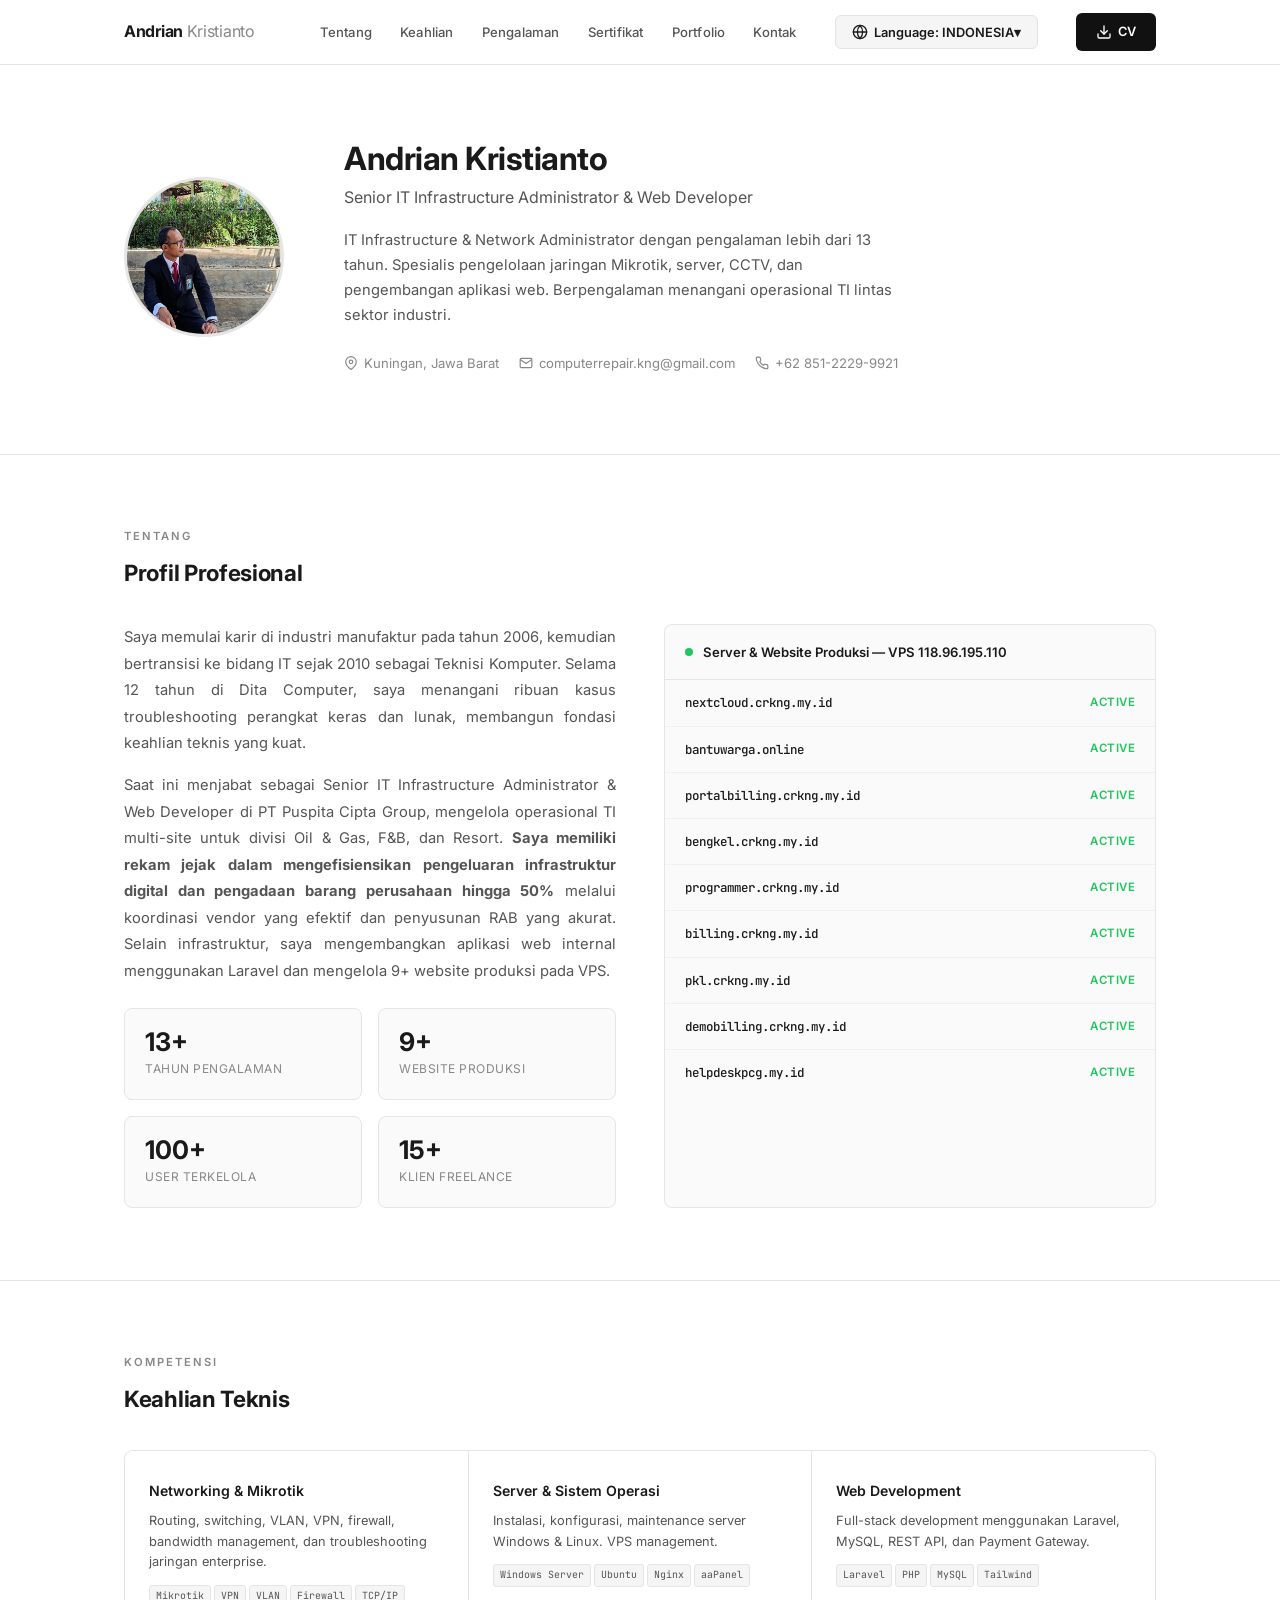
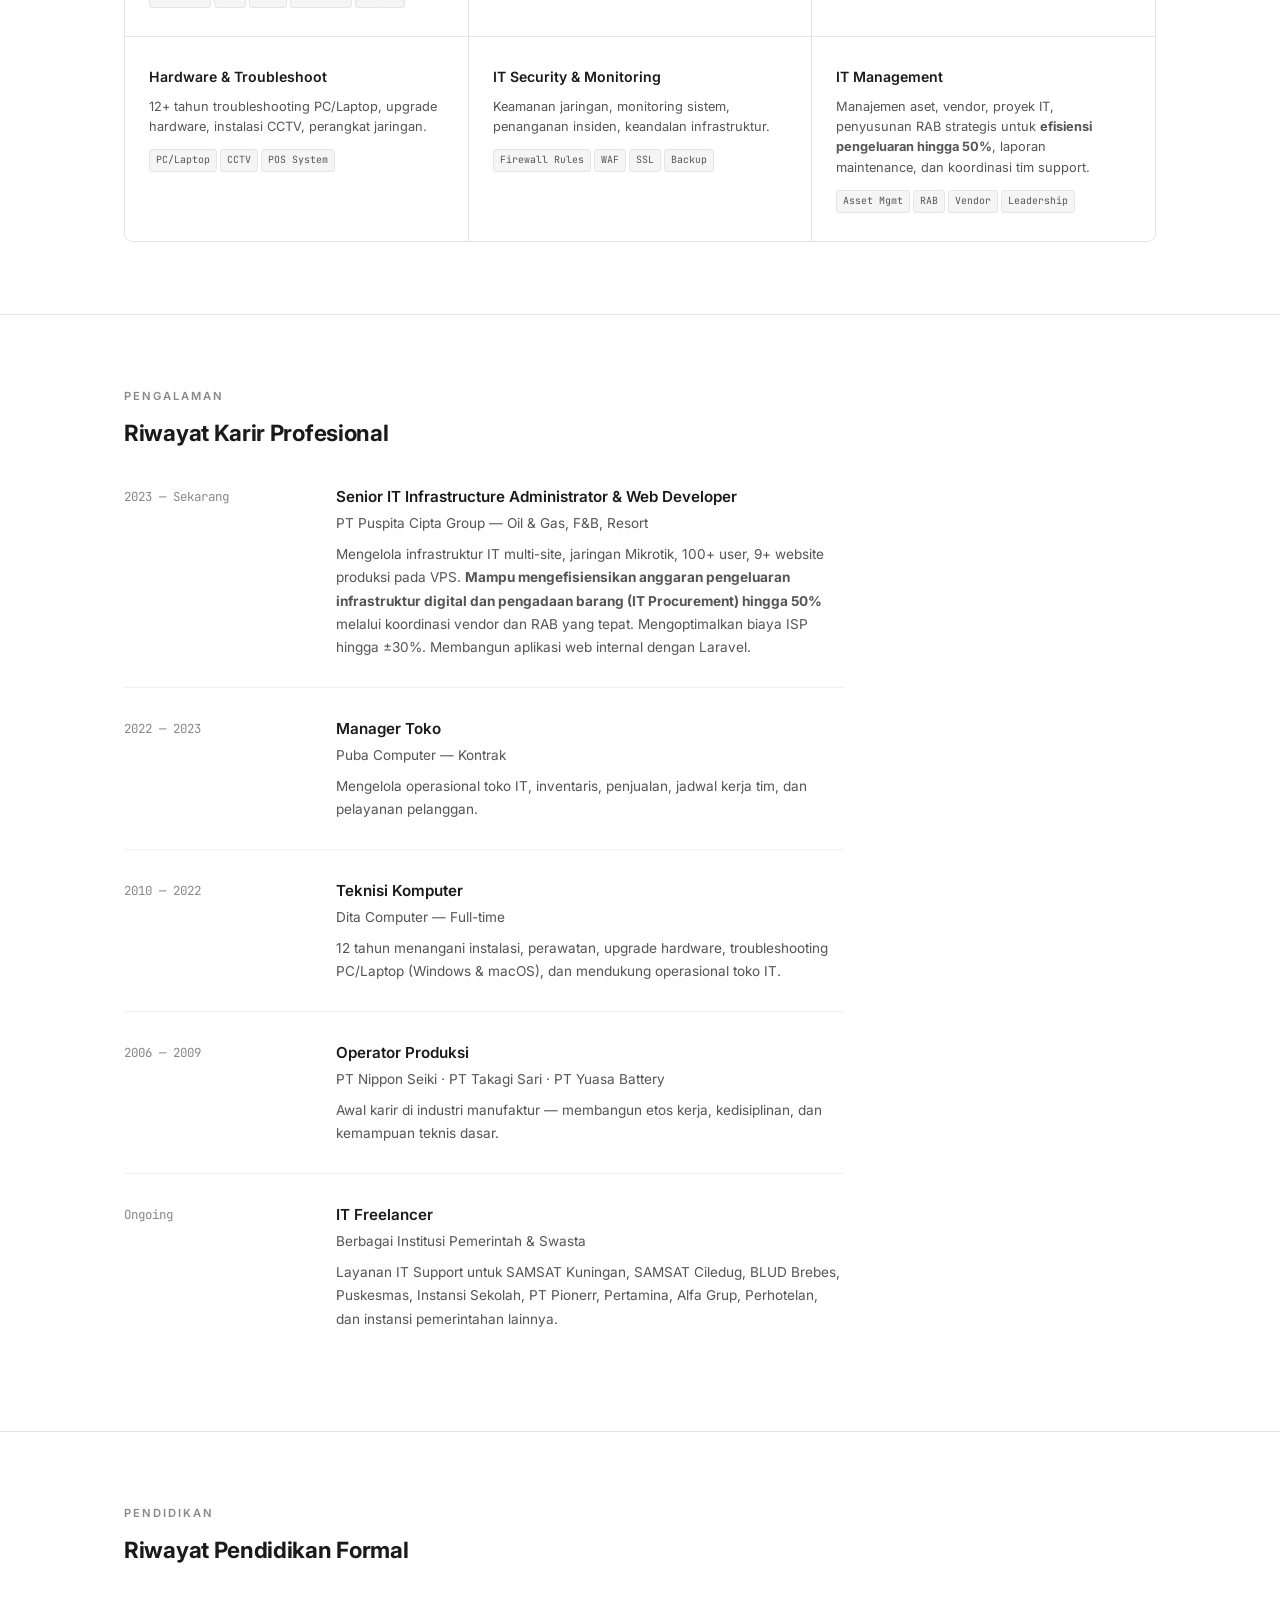
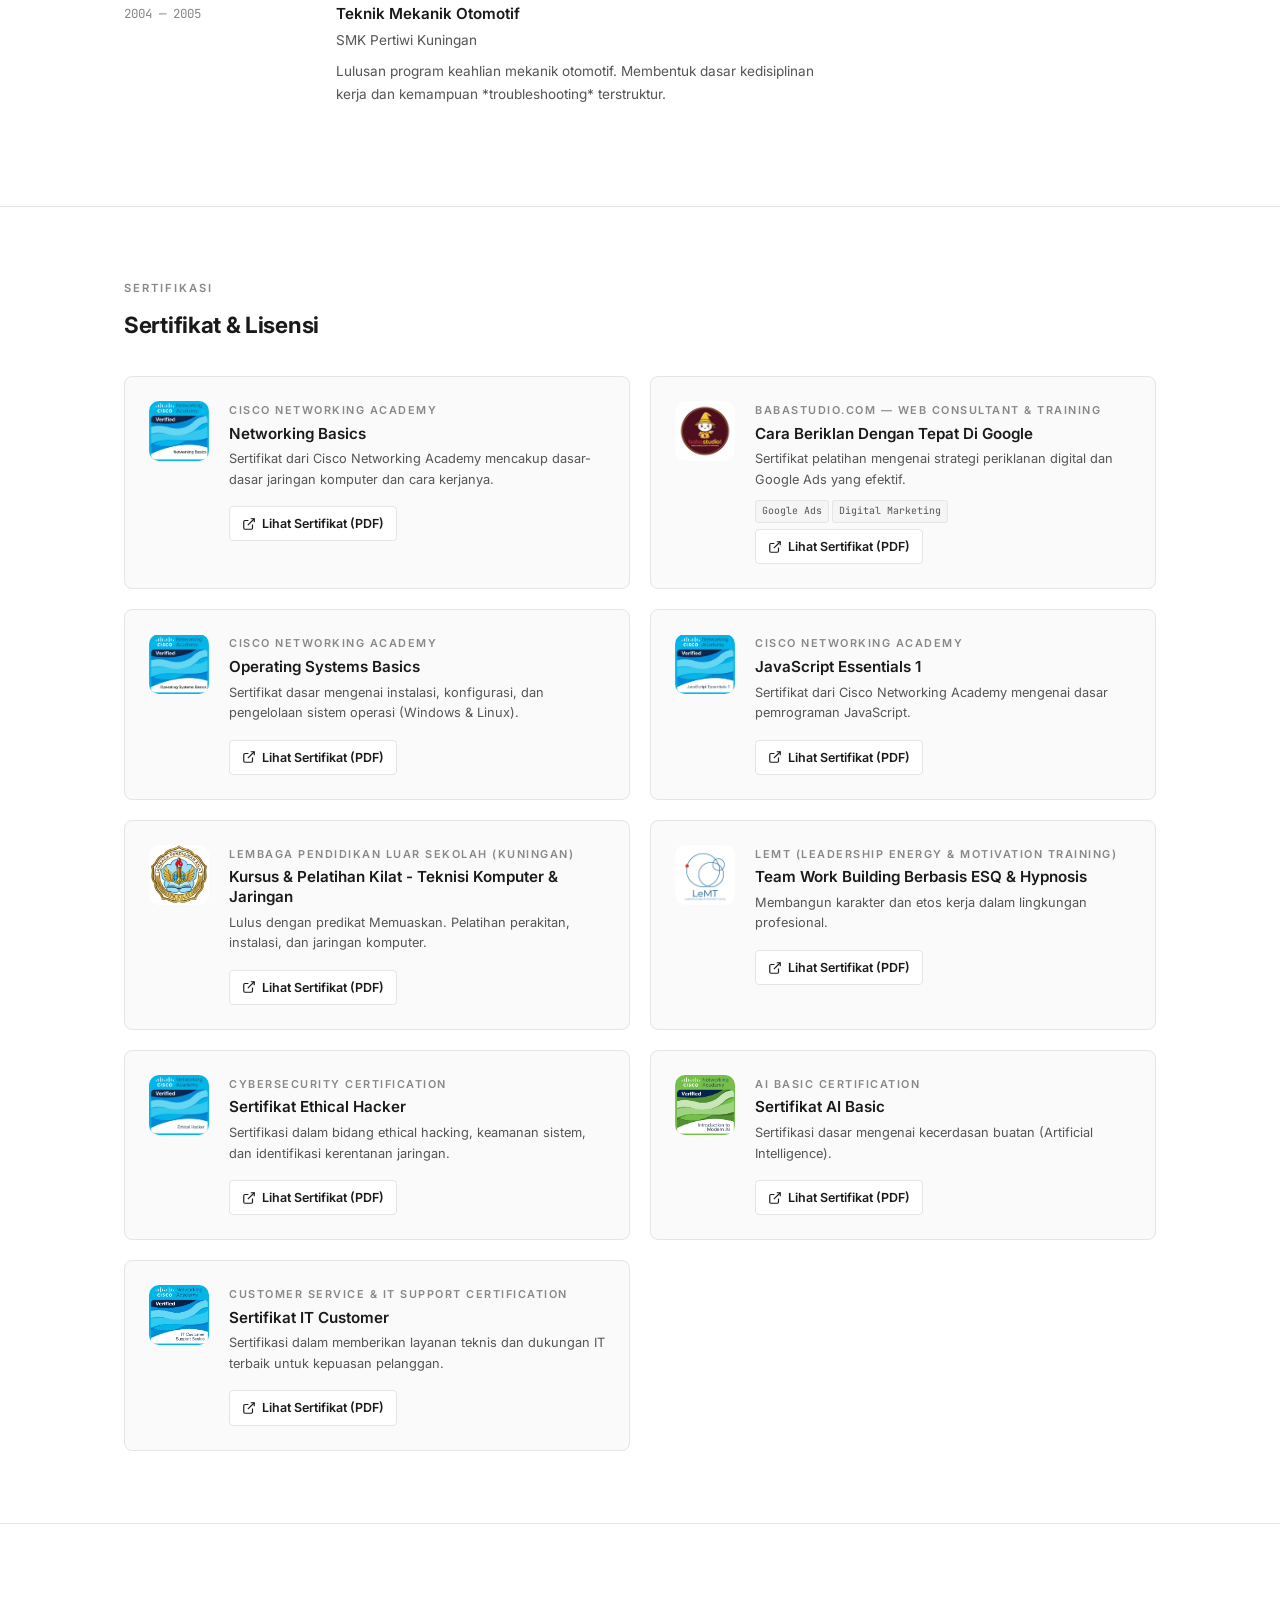
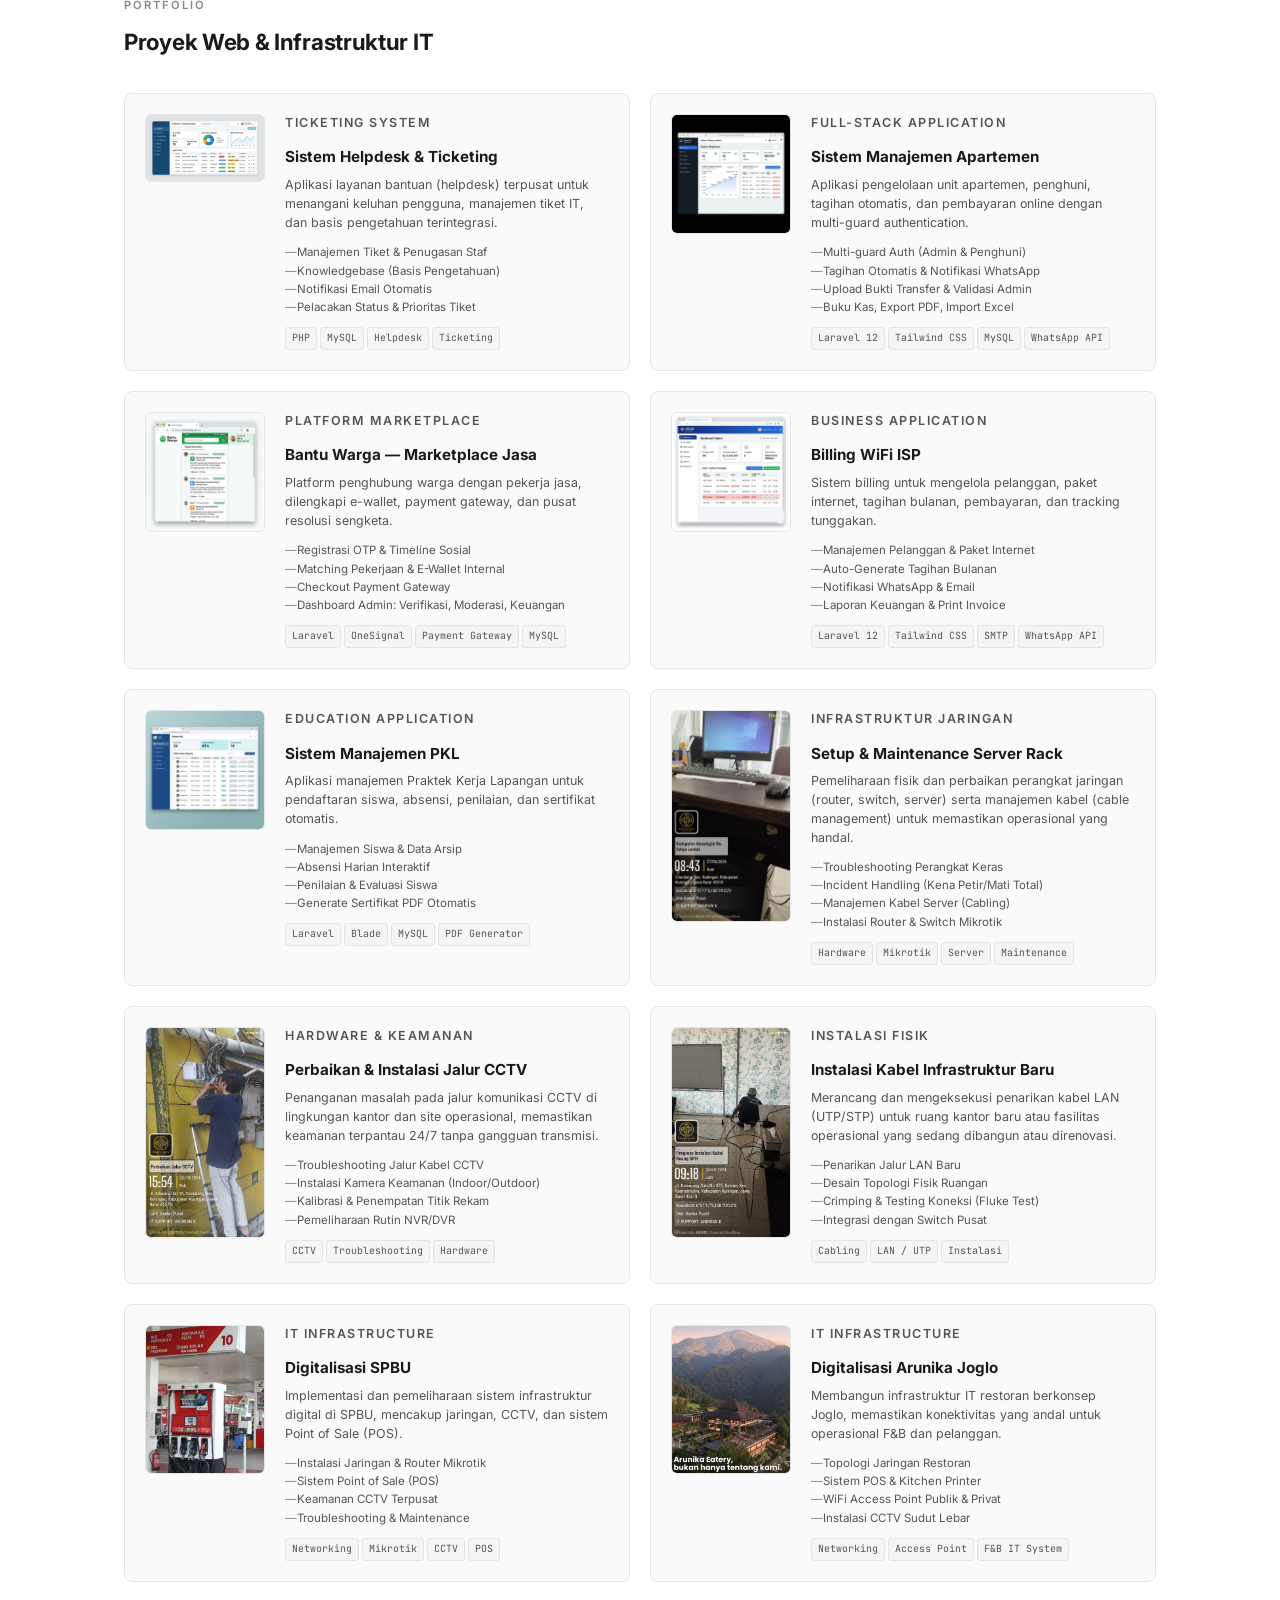
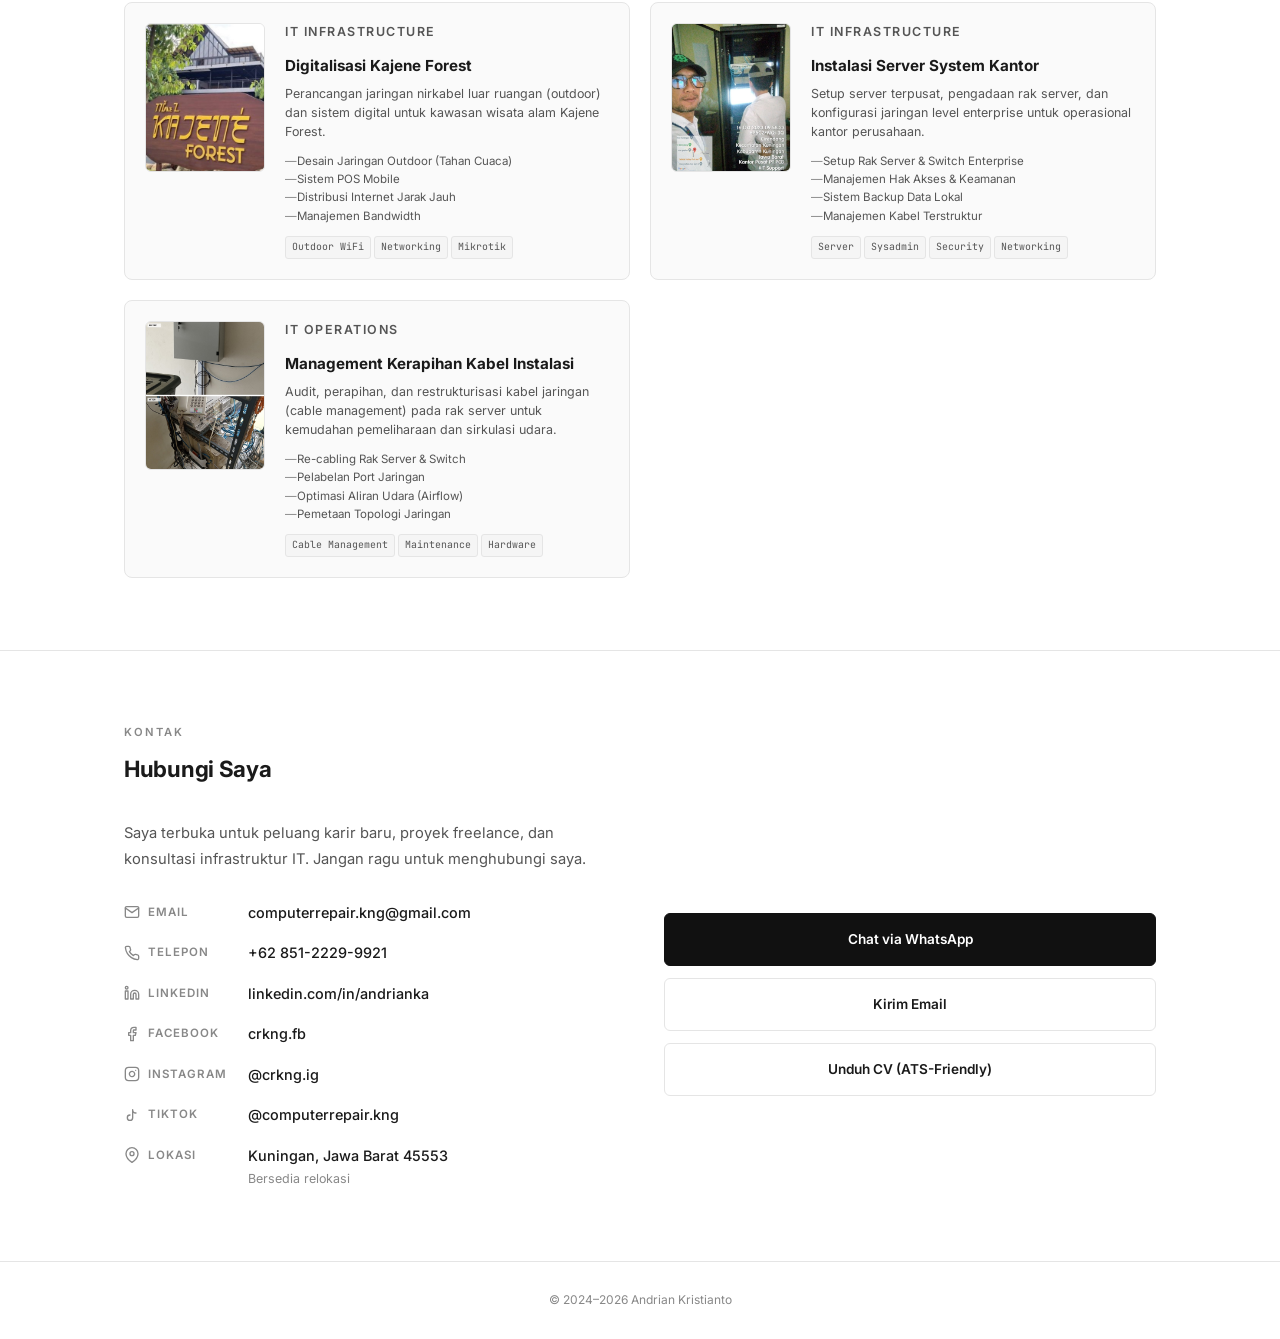
<file: index.html>
<!DOCTYPE html>
<html lang="id">
<head>
    <meta charset="UTF-8">
    <meta name="viewport" content="width=device-width, initial-scale=1.0">
    <title>Andrian Kristianto — IT Infrastructure & Network Administrator</title>
    <meta name="description" content="Andrian Kristianto — Administrator Senior Infrastruktur & Jaringan IT dengan pengalaman 13+ tahun di bidang IT Infrastructure, Networking, dan Web Development.">
    <meta name="author" content="Andrian Kristianto">
    <link rel="icon" href="data:image/svg+xml,<svg xmlns='http://www.w3.org/2000/svg' viewBox='0 0 100 100'><text y='.9em' font-size='90'>A</text></svg>">
    <link rel="stylesheet" href="style.css?v=2.0">
</head>
<body>

    <!-- NAVIGATION -->
    <nav class="navbar">
        <div class="container">
            <a href="#" class="nav-logo">Andrian <span>Kristianto</span></a>
            <div class="nav-menu" id="navMenu">
                <a href="#about">Tentang</a>
                <a href="#skills">Keahlian</a>
                <a href="#experience">Pengalaman</a>
                <a href="#sertifikat">Sertifikat</a>
                <a href="#portfolio">Portfolio</a>
                <a href="#contact">Kontak</a>
                <div class="lang-dropdown">
                    <button class="lang-dropbtn notranslate" onclick="toggleLangDropdown(event)">
                        <svg viewBox="0 0 24 24" width="16" height="16" stroke="currentColor" stroke-width="2" fill="none" stroke-linecap="round" stroke-linejoin="round" style="margin-right: 6px;"><circle cx="12" cy="12" r="10"></circle><line x1="2" y1="12" x2="22" y2="12"></line><path d="M12 2a15.3 15.3 0 0 1 4 10 15.3 15.3 0 0 1-4 10 15.3 15.3 0 0 1-4-10 15.3 15.3 0 0 1 4-10z"></path></svg>
                        <span id="currentLangText">Language: INDONESIA</span> ▾
                    </button>
                    <div class="lang-dropdown-content" id="langDropdownContent">
                        <a href="#" class="active" onclick="switchMainLang(this, 'id', 'INDONESIA'); return false;">INDONESIA</a>
                        <a href="#" onclick="switchMainLang(this, 'en', 'ENGLISH'); return false;">ENGLISH</a>
                        <a href="#" onclick="switchMainLang(this, 'zh-CN', 'CHINA'); return false;">CHINA</a>
                        <a href="#" onclick="switchMainLang(this, 'ja', 'JAPAN'); return false;">JAPAN</a>
                    </div>
                </div>
                <a href="cv-ats.html" class="btn-cv" target="_blank">
                    <svg viewBox="0 0 24 24" width="16" height="16" stroke="currentColor" stroke-width="2" fill="none" stroke-linecap="round" stroke-linejoin="round"><path d="M21 15v4a2 2 0 0 1-2 2H5a2 2 0 0 1-2-2v-4"></path><polyline points="7 10 12 15 17 10"></polyline><line x1="12" y1="15" x2="12" y2="3"></line></svg>
                    CV
                </a>
            </div>
            <div class="nav-toggle" id="navToggle">
                <span></span><span></span><span></span>
            </div>
        </div>
    </nav>

    <!-- HERO -->
    <section class="hero">
        <div class="container">
            <div class="hero-inner">
                <div class="hero-photo">
                    <img src="assets/img/IMG_20260508_091428.jpg" alt="Andrian Kristianto">
                </div>
                <div class="hero-info">
                    <h1>Andrian Kristianto</h1>
                    <p class="hero-title">Senior IT Infrastructure Administrator & Web Developer</p>
                    <p class="hero-desc">
                        IT Infrastructure & Network Administrator dengan pengalaman lebih dari 13 tahun. 
                        Spesialis pengelolaan jaringan Mikrotik, server, CCTV, dan pengembangan 
                        aplikasi web. Berpengalaman menangani operasional TI lintas sektor industri.
                    </p>
                    <div class="hero-meta">
                        <span>
                            <svg viewBox="0 0 24 24"><path d="M21 10c0 7-9 13-9 13s-9-6-9-13a9 9 0 0118 0z"/><circle cx="12" cy="10" r="3"/></svg>
                            Kuningan, Jawa Barat
                        </span>
                        <span>
                            <svg viewBox="0 0 24 24"><path d="M4 4h16c1.1 0 2 .9 2 2v12c0 1.1-.9 2-2 2H4c-1.1 0-2-.9-2-2V6c0-1.1.9-2 2-2z"/><polyline points="22,6 12,13 2,6"/></svg>
                            computerrepair.kng@gmail.com
                        </span>
                        <span>
                            <svg viewBox="0 0 24 24"><path d="M22 16.92v3a2 2 0 01-2.18 2 19.79 19.79 0 01-8.63-3.07 19.5 19.5 0 01-6-6 19.79 19.79 0 01-3.07-8.67A2 2 0 014.11 2h3a2 2 0 012 1.72c.127.96.361 1.903.7 2.81a2 2 0 01-.45 2.11L8.09 9.91a16 16 0 006 6l1.27-1.27a2 2 0 012.11-.45c.907.339 1.85.573 2.81.7A2 2 0 0122 16.92z"/></svg>
                            +62 851-2229-9921
                        </span>
                    </div>
                </div>
            </div>
        </div>
    </section>

    <!-- ABOUT -->
    <section id="about" class="section">
        <div class="container">
            <p class="section-label">Tentang</p>
            <h2 class="section-title">Profil Profesional</h2>

            <div class="about-grid">
                <div class="about-text reveal">
                    <p>
                        Saya memulai karir di industri manufaktur pada tahun 2006, kemudian bertransisi ke bidang IT 
                        sejak 2010 sebagai Teknisi Komputer. Selama 12 tahun di Dita Computer, saya menangani 
                        ribuan kasus troubleshooting perangkat keras dan lunak, membangun fondasi keahlian teknis 
                        yang kuat.
                    </p>
                    <p>
                        Saat ini menjabat sebagai Senior IT Infrastructure Administrator & Web Developer di 
                        PT Puspita Cipta Group, mengelola operasional TI multi-site untuk divisi Oil & Gas, 
                        F&B, dan Resort. <strong>Saya memiliki rekam jejak dalam mengefisiensikan pengeluaran infrastruktur digital dan pengadaan barang perusahaan hingga 50%</strong> melalui koordinasi vendor yang efektif dan penyusunan RAB yang akurat. Selain infrastruktur, saya mengembangkan aplikasi web internal menggunakan Laravel dan mengelola 9+ website produksi pada VPS.
                    </p>

                    <div class="about-stats">
                        <div class="stat-item">
                            <div class="stat-number">13+</div>
                            <div class="stat-label">Tahun Pengalaman</div>
                        </div>
                        <div class="stat-item">
                            <div class="stat-number">9+</div>
                            <div class="stat-label">Website Produksi</div>
                        </div>
                        <div class="stat-item">
                            <div class="stat-number">100+</div>
                            <div class="stat-label">User Terkelola</div>
                        </div>
                        <div class="stat-item">
                            <div class="stat-number">15+</div>
                            <div class="stat-label">Klien Freelance</div>
                        </div>
                    </div>
                </div>

                <div class="server-panel reveal">
                    <div class="server-panel-header">
                        <span class="dot-green"></span>
                        Server & Website Produksi — VPS 118.96.195.110
                    </div>
                    <div class="server-item">
                        <span class="name">nextcloud.crkng.my.id</span>
                        <span class="status">Active</span>
                    </div>
                    <div class="server-item">
                        <span class="name">bantuwarga.online</span>
                        <span class="status">Active</span>
                    </div>
                    <div class="server-item">
                        <span class="name">portalbilling.crkng.my.id</span>
                        <span class="status">Active</span>
                    </div>
                    <div class="server-item">
                        <span class="name">bengkel.crkng.my.id</span>
                        <span class="status">Active</span>
                    </div>
                    <div class="server-item">
                        <span class="name">programmer.crkng.my.id</span>
                        <span class="status">Active</span>
                    </div>
                    <div class="server-item">
                        <span class="name">billing.crkng.my.id</span>
                        <span class="status">Active</span>
                    </div>
                    <div class="server-item">
                        <span class="name">pkl.crkng.my.id</span>
                        <span class="status">Active</span>
                    </div>
                    <div class="server-item">
                        <span class="name">demobilling.crkng.my.id</span>
                        <span class="status">Active</span>
                    </div>
                    <div class="server-item">
                        <span class="name">helpdeskpcg.my.id</span>
                        <span class="status">Active</span>
                    </div>
                </div>
            </div>
        </div>
    </section>

    <!-- SKILLS -->
    <section id="skills" class="section">
        <div class="container">
            <p class="section-label">Kompetensi</p>
            <h2 class="section-title">Keahlian Teknis</h2>

            <div class="skills-grid reveal">
                <div class="skill-item">
                    <h3>Networking & Mikrotik</h3>
                    <p>Routing, switching, VLAN, VPN, firewall, bandwidth management, dan troubleshooting jaringan enterprise.</p>
                    <div class="tags">
                        <span class="tag">Mikrotik</span>
                        <span class="tag">VPN</span>
                        <span class="tag">VLAN</span>
                        <span class="tag">Firewall</span>
                        <span class="tag">TCP/IP</span>
                    </div>
                </div>
                <div class="skill-item">
                    <h3>Server & Sistem Operasi</h3>
                    <p>Instalasi, konfigurasi, maintenance server Windows & Linux. VPS management.</p>
                    <div class="tags">
                        <span class="tag">Windows Server</span>
                        <span class="tag">Ubuntu</span>
                        <span class="tag">Nginx</span>
                        <span class="tag">aaPanel</span>
                    </div>
                </div>
                <div class="skill-item">
                    <h3>Web Development</h3>
                    <p>Full-stack development menggunakan Laravel, MySQL, REST API, dan Payment Gateway.</p>
                    <div class="tags">
                        <span class="tag">Laravel</span>
                        <span class="tag">PHP</span>
                        <span class="tag">MySQL</span>
                        <span class="tag">Tailwind</span>
                    </div>
                </div>
                <div class="skill-item">
                    <h3>Hardware & Troubleshoot</h3>
                    <p>12+ tahun troubleshooting PC/Laptop, upgrade hardware, instalasi CCTV, perangkat jaringan.</p>
                    <div class="tags">
                        <span class="tag">PC/Laptop</span>
                        <span class="tag">CCTV</span>
                        <span class="tag">POS System</span>
                    </div>
                </div>
                <div class="skill-item">
                    <h3>IT Security & Monitoring</h3>
                    <p>Keamanan jaringan, monitoring sistem, penanganan insiden, keandalan infrastruktur.</p>
                    <div class="tags">
                        <span class="tag">Firewall Rules</span>
                        <span class="tag">WAF</span>
                        <span class="tag">SSL</span>
                        <span class="tag">Backup</span>
                    </div>
                </div>
                <div class="skill-item">
                    <h3>IT Management</h3>
                    <p>Manajemen aset, vendor, proyek IT, penyusunan RAB strategis untuk <strong>efisiensi pengeluaran hingga 50%</strong>, laporan maintenance, dan koordinasi tim support.</p>
                    <div class="tags">
                        <span class="tag">Asset Mgmt</span>
                        <span class="tag">RAB</span>
                        <span class="tag">Vendor</span>
                        <span class="tag">Leadership</span>
                    </div>
                </div>
            </div>
        </div>
    </section>

    <!-- EXPERIENCE -->
    <section id="experience" class="section">
        <div class="container">
            <p class="section-label">Pengalaman</p>
            <h2 class="section-title">Riwayat Karir Profesional</h2>

            <div class="exp-list">
                <div class="exp-item reveal">
                    <div class="exp-date">2023 — Sekarang</div>
                    <div class="exp-content">
                        <h3>Senior IT Infrastructure Administrator & Web Developer</h3>
                        <p class="exp-company">PT Puspita Cipta Group — Oil & Gas, F&B, Resort</p>
                        <p>Mengelola infrastruktur IT multi-site, jaringan Mikrotik, 100+ user, 9+ website produksi pada VPS. <strong>Mampu mengefisiensikan anggaran pengeluaran infrastruktur digital dan pengadaan barang (IT Procurement) hingga 50%</strong> melalui koordinasi vendor dan RAB yang tepat. Mengoptimalkan biaya ISP hingga ±30%. Membangun aplikasi web internal dengan Laravel.</p>
                    </div>
                </div>
                <div class="exp-item reveal">
                    <div class="exp-date">2022 — 2023</div>
                    <div class="exp-content">
                        <h3>Manager Toko</h3>
                        <p class="exp-company">Puba Computer — Kontrak</p>
                        <p>Mengelola operasional toko IT, inventaris, penjualan, jadwal kerja tim, dan pelayanan pelanggan.</p>
                    </div>
                </div>
                <div class="exp-item reveal">
                    <div class="exp-date">2010 — 2022</div>
                    <div class="exp-content">
                        <h3>Teknisi Komputer</h3>
                        <p class="exp-company">Dita Computer — Full-time</p>
                        <p>12 tahun menangani instalasi, perawatan, upgrade hardware, troubleshooting PC/Laptop (Windows & macOS), dan mendukung operasional toko IT.</p>
                    </div>
                </div>
                <div class="exp-item reveal">
                    <div class="exp-date">2006 — 2009</div>
                    <div class="exp-content">
                        <h3>Operator Produksi</h3>
                        <p class="exp-company">PT Nippon Seiki · PT Takagi Sari · PT Yuasa Battery</p>
                        <p>Awal karir di industri manufaktur — membangun etos kerja, kedisiplinan, dan kemampuan teknis dasar.</p>
                    </div>
                </div>
                <div class="exp-item reveal">
                    <div class="exp-date">Ongoing</div>
                    <div class="exp-content">
                        <h3>IT Freelancer</h3>
                        <p class="exp-company">Berbagai Institusi Pemerintah & Swasta</p>
                        <p>Layanan IT Support untuk SAMSAT Kuningan, SAMSAT Ciledug, BLUD Brebes, Puskesmas, Instansi Sekolah, PT Pionerr, Pertamina, Alfa Grup, Perhotelan, dan instansi pemerintahan lainnya.</p>
                    </div>
                </div>
            </div>
        </div>
    </section>

    <!-- EDUCATION -->
    <section id="education" class="section">
        <div class="container">
            <p class="section-label">Pendidikan</p>
            <h2 class="section-title">Riwayat Pendidikan Formal</h2>

            <div class="exp-list">
                <div class="exp-item reveal">
                    <div class="exp-date">2004 — 2005</div>
                    <div class="exp-content">
                        <h3>Teknik Mekanik Otomotif</h3>
                        <p class="exp-company">SMK Pertiwi Kuningan</p>
                        <p>Lulusan program keahlian mekanik otomotif. Membentuk dasar kedisiplinan kerja dan kemampuan *troubleshooting* terstruktur.</p>
                    </div>
                </div>
            </div>
        </div>
    </section>

    <!-- SERTIFIKAT -->
    <section id="sertifikat" class="section">
        <div class="container">
            <p class="section-label">Sertifikasi</p>
            <h2 class="section-title">Sertifikat & Lisensi</h2>

            <div class="cert-grid reveal">
                <div class="cert-card">
                    <div class="cert-badge" style="padding: 0; overflow: hidden; background: transparent; border: none; box-shadow: none;">
                        <img src="assets/img/badge-networking.jpg" alt="Cisco Badge" style="width: 100%; height: 100%; object-fit: contain;">
                    </div>
                    <div class="cert-info">
                        <p class="cert-issuer">Cisco Networking Academy</p>
                        <h3>Networking Basics</h3>
                        <p class="cert-desc">Sertifikat dari Cisco Networking Academy mencakup dasar-dasar jaringan komputer dan cara kerjanya.</p>
                        <a href="Sertifikat/Certificated Basic Skill Networking Andrian.pdf" target="_blank" class="cert-link">
                            <svg viewBox="0 0 24 24" width="14" height="14" stroke="currentColor" stroke-width="2" fill="none"><path d="M18 13v6a2 2 0 0 1-2 2H5a2 2 0 0 1-2-2V8a2 2 0 0 1 2-2h6"></path><polyline points="15 3 21 3 21 9"></polyline><line x1="10" y1="14" x2="21" y2="3"></line></svg>
                            Lihat Sertifikat (PDF)
                        </a>
                    </div>
                </div>

                <div class="cert-card">
                    <div class="cert-badge" style="padding: 0; overflow: hidden; background: transparent; border: none; box-shadow: none;">
                        <img src="assets/img/badge-babastudio.jpg" alt="Babastudio Badge" style="width: 100%; height: 100%; object-fit: contain; border-radius: 8px;">
                    </div>
                    <div class="cert-info">
                        <p class="cert-issuer">Babastudio.com — Web Consultant & Training</p>
                        <h3>Cara Beriklan Dengan Tepat Di Google</h3>
                        <p class="cert-desc">Sertifikat pelatihan mengenai strategi periklanan digital dan Google Ads yang efektif.</p>
                        <div class="tags">
                            <span class="tag">Google Ads</span>
                            <span class="tag">Digital Marketing</span>
                        </div>
                        <a href="Sertifikat/Sertifikat Andrian Kristianto Cara Beriklan Dengan Tepat Di Google.pdf" target="_blank" class="cert-link">
                            <svg viewBox="0 0 24 24" width="14" height="14" stroke="currentColor" stroke-width="2" fill="none"><path d="M18 13v6a2 2 0 0 1-2 2H5a2 2 0 0 1-2-2V8a2 2 0 0 1 2-2h6"></path><polyline points="15 3 21 3 21 9"></polyline><line x1="10" y1="14" x2="21" y2="3"></line></svg>
                            Lihat Sertifikat (PDF)
                        </a>
                    </div>
                </div>

                <div class="cert-card">
                    <div class="cert-badge" style="padding: 0; overflow: hidden; background: transparent; border: none; box-shadow: none;">
                        <img src="assets/img/badge-os.jpg" alt="Cisco Badge" style="width: 100%; height: 100%; object-fit: contain;">
                    </div>
                    <div class="cert-info">
                        <p class="cert-issuer">Cisco Networking Academy</p>
                        <h3>Operating Systems Basics</h3>
                        <p class="cert-desc">Sertifikat dasar mengenai instalasi, konfigurasi, dan pengelolaan sistem operasi (Windows & Linux).</p>
                        <a href="Sertifikat/Sertifikat Basic OS.pdf" target="_blank" class="cert-link">
                            <svg viewBox="0 0 24 24" width="14" height="14" stroke="currentColor" stroke-width="2" fill="none"><path d="M18 13v6a2 2 0 0 1-2 2H5a2 2 0 0 1-2-2V8a2 2 0 0 1 2-2h6"></path><polyline points="15 3 21 3 21 9"></polyline><line x1="10" y1="14" x2="21" y2="3"></line></svg>
                            Lihat Sertifikat (PDF)
                        </a>
                    </div>
                </div>

                <div class="cert-card">
                    <div class="cert-badge" style="padding: 0; overflow: hidden; background: transparent; border: none; box-shadow: none;">
                        <img src="assets/img/badge-js.jpg" alt="Cisco Badge" style="width: 100%; height: 100%; object-fit: contain;">
                    </div>
                    <div class="cert-info">
                        <p class="cert-issuer">Cisco Networking Academy</p>
                        <h3>JavaScript Essentials 1</h3>
                        <p class="cert-desc">Sertifikat dari Cisco Networking Academy mengenai dasar pemrograman JavaScript.</p>
                        <a href="Sertifikat/Sertifikat Javascript.pdf" target="_blank" class="cert-link">
                            <svg viewBox="0 0 24 24" width="14" height="14" stroke="currentColor" stroke-width="2" fill="none"><path d="M18 13v6a2 2 0 0 1-2 2H5a2 2 0 0 1-2-2V8a2 2 0 0 1 2-2h6"></path><polyline points="15 3 21 3 21 9"></polyline><line x1="10" y1="14" x2="21" y2="3"></line></svg>
                            Lihat Sertifikat (PDF)
                        </a>
                    </div>
                </div>

                <div class="cert-card">
                    <div class="cert-badge" style="padding: 0; overflow: hidden; background: transparent; border: none; box-shadow: none;">
                        <img src="assets/img/badge-lpk.jpg" alt="LPK Kilat Badge" style="width: 100%; height: 100%; object-fit: contain; border-radius: 8px;">
                    </div>
                    <div class="cert-info">
                        <p class="cert-issuer">Lembaga Pendidikan Luar Sekolah (Kuningan)</p>
                        <h3>Kursus & Pelatihan Kilat - Teknisi Komputer & Jaringan</h3>
                        <p class="cert-desc">Lulus dengan predikat Memuaskan. Pelatihan perakitan, instalasi, dan jaringan komputer.</p>
                        <a href="Sertifikat/Sertifikat_Teknisi_Komputer.pdf" target="_blank" class="cert-link">
                            <svg viewBox="0 0 24 24" width="14" height="14" stroke="currentColor" stroke-width="2" fill="none"><path d="M18 13v6a2 2 0 0 1-2 2H5a2 2 0 0 1-2-2V8a2 2 0 0 1 2-2h6"></path><polyline points="15 3 21 3 21 9"></polyline><line x1="10" y1="14" x2="21" y2="3"></line></svg>
                            Lihat Sertifikat (PDF)
                        </a>
                    </div>
                </div>

                <div class="cert-card">
                    <div class="cert-badge" style="padding: 0; overflow: hidden; background: transparent; border: none; box-shadow: none;">
                        <img src="assets/img/badge-lemt.jpg" alt="LeMT Badge" style="width: 100%; height: 100%; object-fit: contain; border-radius: 8px;">
                    </div>
                    <div class="cert-info">
                        <p class="cert-issuer">LeMT (Leadership energy & Motivation Training)</p>
                        <h3>Team Work Building Berbasis ESQ & Hypnosis</h3>
                        <p class="cert-desc">Membangun karakter dan etos kerja dalam lingkungan profesional.</p>
                        <a href="Sertifikat/Sertifikat_Team_Work_ESQ.pdf" target="_blank" class="cert-link">
                            <svg viewBox="0 0 24 24" width="14" height="14" stroke="currentColor" stroke-width="2" fill="none"><path d="M18 13v6a2 2 0 0 1-2 2H5a2 2 0 0 1-2-2V8a2 2 0 0 1 2-2h6"></path><polyline points="15 3 21 3 21 9"></polyline><line x1="10" y1="14" x2="21" y2="3"></line></svg>
                            Lihat Sertifikat (PDF)
                        </a>
                    </div>
                </div>

                <div class="cert-card">
                    <div class="cert-badge" style="padding: 0; overflow: hidden; background: transparent; border: none; box-shadow: none;">
                        <img src="assets/img/badge-ethical-hacker.jpg" alt="Ethical Hacker Badge" style="width: 100%; height: 100%; object-fit: contain; border-radius: 8px; cursor: pointer;">
                    </div>
                    <div class="cert-info">
                        <p class="cert-issuer">Cybersecurity Certification</p>
                        <h3>Sertifikat Ethical Hacker</h3>
                        <p class="cert-desc">Sertifikasi dalam bidang ethical hacking, keamanan sistem, dan identifikasi kerentanan jaringan.</p>
                        <a href="Sertifikat/Sertifikat_Ethical_Hacker.pdf" target="_blank" class="cert-link">
                            <svg viewBox="0 0 24 24" width="14" height="14" stroke="currentColor" stroke-width="2" fill="none"><path d="M18 13v6a2 2 0 0 1-2 2H5a2 2 0 0 1-2-2V8a2 2 0 0 1 2-2h6"></path><polyline points="15 3 21 3 21 9"></polyline><line x1="10" y1="14" x2="21" y2="3"></line></svg>
                            Lihat Sertifikat (PDF)
                        </a>
                    </div>
                </div>

                <div class="cert-card">
                    <div class="cert-badge" style="padding: 0; overflow: hidden; background: transparent; border: none; box-shadow: none;">
                        <img src="assets/img/badge-ai.jpg" alt="AI Basic Badge" style="width: 100%; height: 100%; object-fit: contain; border-radius: 8px;">
                    </div>
                    <div class="cert-info">
                        <p class="cert-issuer">AI Basic Certification</p>
                        <h3>Sertifikat AI Basic</h3>
                        <p class="cert-desc">Sertifikasi dasar mengenai kecerdasan buatan (Artificial Intelligence).</p>
                        <a href="Sertifikat/Sertifikat Basic AI.pdf" target="_blank" class="cert-link">
                            <svg viewBox="0 0 24 24" width="14" height="14" stroke="currentColor" stroke-width="2" fill="none"><path d="M18 13v6a2 2 0 0 1-2 2H5a2 2 0 0 1-2-2V8a2 2 0 0 1 2-2h6"></path><polyline points="15 3 21 3 21 9"></polyline><line x1="10" y1="14" x2="21" y2="3"></line></svg>
                            Lihat Sertifikat (PDF)
                        </a>
                    </div>
                </div>

                <div class="cert-card">
                    <div class="cert-badge" style="padding: 0; overflow: hidden; background: transparent; border: none; box-shadow: none;">
                        <img src="assets/img/itcustomer.jpg" alt="IT Customer Badge" style="width: 100%; height: 100%; object-fit: contain; border-radius: 8px;">
                    </div>
                    <div class="cert-info">
                        <p class="cert-issuer">Customer Service & IT Support Certification</p>
                        <h3>Sertifikat IT Customer</h3>
                        <p class="cert-desc">Sertifikasi dalam memberikan layanan teknis dan dukungan IT terbaik untuk kepuasan pelanggan.</p>
                        <a href="Sertifikat/Sertifikat ITCustomer.pdf" target="_blank" class="cert-link">
                            <svg viewBox="0 0 24 24" width="14" height="14" stroke="currentColor" stroke-width="2" fill="none"><path d="M18 13v6a2 2 0 0 1-2 2H5a2 2 0 0 1-2-2V8a2 2 0 0 1 2-2h6"></path><polyline points="15 3 21 3 21 9"></polyline><line x1="10" y1="14" x2="21" y2="3"></line></svg>
                            Lihat Sertifikat (PDF)
                        </a>
                    </div>
                </div>

            </div>
        </div>
    </section>

    <!-- PORTFOLIO -->
    <section id="portfolio" class="section">
        <div class="container">
            <p class="section-label">Portfolio</p>
            <h2 class="section-title">Proyek Web & Infrastruktur IT</h2>

            <div class="project-list">

                <div class="project-card reveal">
                    <div class="project-image">
                        <img src="assets/img/project-helpdesk.jpg" alt="Sistem Helpdesk & Ticketing">
                    </div>
                    <div class="project-content">
                        <p class="project-type">Ticketing System</p>
                        <h3>Sistem Helpdesk & Ticketing</h3>
                        <p>Aplikasi layanan bantuan (helpdesk) terpusat untuk menangani keluhan pengguna, manajemen tiket IT, dan basis pengetahuan terintegrasi.</p>
                        <ul class="project-features">
                            <li>Manajemen Tiket & Penugasan Staf</li>
                            <li>Knowledgebase (Basis Pengetahuan)</li>
                            <li>Notifikasi Email Otomatis</li>
                            <li>Pelacakan Status & Prioritas Tiket</li>
                        </ul>
                        <div class="tags">
                            <span class="tag">PHP</span>
                            <span class="tag">MySQL</span>
                            <span class="tag">Helpdesk</span>
                            <span class="tag">Ticketing</span>
                        </div>
                    </div>
                </div>

                <div class="project-card reveal">
                    <div class="project-image">
                        <img src="assets/img/apartemen.png" alt="Sistem Manajemen Apartemen">
                    </div>
                    <div class="project-content">
                        <p class="project-type">Full-Stack Application</p>
                        <h3>Sistem Manajemen Apartemen</h3>
                        <p>Aplikasi pengelolaan unit apartemen, penghuni, tagihan otomatis, dan pembayaran online dengan multi-guard authentication.</p>
                        <ul class="project-features">
                            <li>Multi-guard Auth (Admin & Penghuni)</li>
                            <li>Tagihan Otomatis & Notifikasi WhatsApp</li>
                            <li>Upload Bukti Transfer & Validasi Admin</li>
                            <li>Buku Kas, Export PDF, Import Excel</li>
                        </ul>
                        <div class="tags">
                            <span class="tag">Laravel 12</span>
                            <span class="tag">Tailwind CSS</span>
                            <span class="tag">MySQL</span>
                            <span class="tag">WhatsApp API</span>
                        </div>
                    </div>
                </div>

                <div class="project-card reveal">
                    <div class="project-image">
                        <img src="assets/img/bantuwarga.png" alt="Bantu Warga — Marketplace Jasa">
                    </div>
                    <div class="project-content">
                        <p class="project-type">Platform Marketplace</p>
                        <h3>Bantu Warga — Marketplace Jasa</h3>
                        <p>Platform penghubung warga dengan pekerja jasa, dilengkapi e-wallet, payment gateway, dan pusat resolusi sengketa.</p>
                        <ul class="project-features">
                            <li>Registrasi OTP & Timeline Sosial</li>
                            <li>Matching Pekerjaan & E-Wallet Internal</li>
                            <li>Checkout Payment Gateway</li>
                            <li>Dashboard Admin: Verifikasi, Moderasi, Keuangan</li>
                        </ul>
                        <div class="tags">
                            <span class="tag">Laravel</span>
                            <span class="tag">OneSignal</span>
                            <span class="tag">Payment Gateway</span>
                            <span class="tag">MySQL</span>
                        </div>
                    </div>
                </div>

                <div class="project-card reveal">
                    <div class="project-image">
                        <img src="assets/img/billing.png" alt="Billing WiFi ISP">
                    </div>
                    <div class="project-content">
                        <p class="project-type">Business Application</p>
                        <h3>Billing WiFi ISP</h3>
                        <p>Sistem billing untuk mengelola pelanggan, paket internet, tagihan bulanan, pembayaran, dan tracking tunggakan.</p>
                        <ul class="project-features">
                            <li>Manajemen Pelanggan & Paket Internet</li>
                            <li>Auto-Generate Tagihan Bulanan</li>
                            <li>Notifikasi WhatsApp & Email</li>
                            <li>Laporan Keuangan & Print Invoice</li>
                        </ul>
                        <div class="tags">
                            <span class="tag">Laravel 12</span>
                            <span class="tag">Tailwind CSS</span>
                            <span class="tag">SMTP</span>
                            <span class="tag">WhatsApp API</span>
                        </div>
                    </div>
                </div>

                <div class="project-card reveal">
                    <div class="project-image">
                        <img src="assets/img/pkl.png" alt="Sistem Manajemen PKL">
                    </div>
                    <div class="project-content">
                        <p class="project-type">Education Application</p>
                        <h3>Sistem Manajemen PKL</h3>
                        <p>Aplikasi manajemen Praktek Kerja Lapangan untuk pendaftaran siswa, absensi, penilaian, dan sertifikat otomatis.</p>
                        <ul class="project-features">
                            <li>Manajemen Siswa & Data Arsip</li>
                            <li>Absensi Harian Interaktif</li>
                            <li>Penilaian & Evaluasi Siswa</li>
                            <li>Generate Sertifikat PDF Otomatis</li>
                        </ul>
                        <div class="tags">
                            <span class="tag">Laravel</span>
                            <span class="tag">Blade</span>
                            <span class="tag">MySQL</span>
                            <span class="tag">PDF Generator</span>
                        </div>
                    </div>
                </div>

                <div class="project-card reveal">
                    <div class="project-image">
                        <img src="assets/img/infra-server.jpg" alt="Setup Server dan Jaringan">
                    </div>
                    <div class="project-content">
                        <p class="project-type">Infrastruktur Jaringan</p>
                        <h3>Setup & Maintenance Server Rack</h3>
                        <p>Pemeliharaan fisik dan perbaikan perangkat jaringan (router, switch, server) serta manajemen kabel (cable management) untuk memastikan operasional yang handal.</p>
                        <ul class="project-features">
                            <li>Troubleshooting Perangkat Keras</li>
                            <li>Incident Handling (Kena Petir/Mati Total)</li>
                            <li>Manajemen Kabel Server (Cabling)</li>
                            <li>Instalasi Router & Switch Mikrotik</li>
                        </ul>
                        <div class="tags">
                            <span class="tag">Hardware</span>
                            <span class="tag">Mikrotik</span>
                            <span class="tag">Server</span>
                            <span class="tag">Maintenance</span>
                        </div>
                    </div>
                </div>

                <div class="project-card reveal">
                    <div class="project-image">
                        <img src="assets/img/infra-cctv.jpg" alt="Perbaikan Jalur CCTV">
                    </div>
                    <div class="project-content">
                        <p class="project-type">Hardware & Keamanan</p>
                        <h3>Perbaikan & Instalasi Jalur CCTV</h3>
                        <p>Penanganan masalah pada jalur komunikasi CCTV di lingkungan kantor dan site operasional, memastikan keamanan terpantau 24/7 tanpa gangguan transmisi.</p>
                        <ul class="project-features">
                            <li>Troubleshooting Jalur Kabel CCTV</li>
                            <li>Instalasi Kamera Keamanan (Indoor/Outdoor)</li>
                            <li>Kalibrasi & Penempatan Titik Rekam</li>
                            <li>Pemeliharaan Rutin NVR/DVR</li>
                        </ul>
                        <div class="tags">
                            <span class="tag">CCTV</span>
                            <span class="tag">Troubleshooting</span>
                            <span class="tag">Hardware</span>
                        </div>
                    </div>
                </div>

                <div class="project-card reveal">
                    <div class="project-image">
                        <img src="assets/img/infra-cabling.jpg" alt="Progress Instalasi Kabel Ruang">
                    </div>
                    <div class="project-content">
                        <p class="project-type">Instalasi Fisik</p>
                        <h3>Instalasi Kabel Infrastruktur Baru</h3>
                        <p>Merancang dan mengeksekusi penarikan kabel LAN (UTP/STP) untuk ruang kantor baru atau fasilitas operasional yang sedang dibangun atau direnovasi.</p>
                        <ul class="project-features">
                            <li>Penarikan Jalur LAN Baru</li>
                            <li>Desain Topologi Fisik Ruangan</li>
                            <li>Crimping & Testing Koneksi (Fluke Test)</li>
                            <li>Integrasi dengan Switch Pusat</li>
                        </ul>
                        <div class="tags">
                            <span class="tag">Cabling</span>
                            <span class="tag">LAN / UTP</span>
                            <span class="tag">Instalasi</span>
                        </div>
                    </div>
                </div>

                <div class="project-card reveal">
                    <div class="project-image">
                        <img src="assets/img/project-spbu.jpg" alt="Digitalisasi SPBU">
                    </div>
                    <div class="project-content">
                        <p class="project-type">IT Infrastructure</p>
                        <h3>Digitalisasi SPBU</h3>
                        <p>Implementasi dan pemeliharaan sistem infrastruktur digital di SPBU, mencakup jaringan, CCTV, dan sistem Point of Sale (POS).</p>
                        <ul class="project-features">
                            <li>Instalasi Jaringan & Router Mikrotik</li>
                            <li>Sistem Point of Sale (POS)</li>
                            <li>Keamanan CCTV Terpusat</li>
                            <li>Troubleshooting & Maintenance</li>
                        </ul>
                        <div class="tags">
                            <span class="tag">Networking</span>
                            <span class="tag">Mikrotik</span>
                            <span class="tag">CCTV</span>
                            <span class="tag">POS</span>
                        </div>
                    </div>
                </div>

                <div class="project-card reveal">
                    <div class="project-image">
                        <img src="assets/img/project-arunika.jpg" alt="Digitalisasi Arunika Joglo">
                    </div>
                    <div class="project-content">
                        <p class="project-type">IT Infrastructure</p>
                        <h3>Digitalisasi Arunika Joglo</h3>
                        <p>Membangun infrastruktur IT restoran berkonsep Joglo, memastikan konektivitas yang andal untuk operasional F&B dan pelanggan.</p>
                        <ul class="project-features">
                            <li>Topologi Jaringan Restoran</li>
                            <li>Sistem POS & Kitchen Printer</li>
                            <li>WiFi Access Point Publik & Privat</li>
                            <li>Instalasi CCTV Sudut Lebar</li>
                        </ul>
                        <div class="tags">
                            <span class="tag">Networking</span>
                            <span class="tag">Access Point</span>
                            <span class="tag">F&B IT System</span>
                        </div>
                    </div>
                </div>

                <div class="project-card reveal">
                    <div class="project-image">
                        <img src="assets/img/project-kajene.jpg" alt="Digitalisasi Kajene Forest">
                    </div>
                    <div class="project-content">
                        <p class="project-type">IT Infrastructure</p>
                        <h3>Digitalisasi Kajene Forest</h3>
                        <p>Perancangan jaringan nirkabel luar ruangan (outdoor) dan sistem digital untuk kawasan wisata alam Kajene Forest.</p>
                        <ul class="project-features">
                            <li>Desain Jaringan Outdoor (Tahan Cuaca)</li>
                            <li>Sistem POS Mobile</li>
                            <li>Distribusi Internet Jarak Jauh</li>
                            <li>Manajemen Bandwidth</li>
                        </ul>
                        <div class="tags">
                            <span class="tag">Outdoor WiFi</span>
                            <span class="tag">Networking</span>
                            <span class="tag">Mikrotik</span>
                        </div>
                    </div>
                </div>

                <div class="project-card reveal">
                    <div class="project-image">
                        <img src="assets/img/project-server.jpg" alt="Instalasi Server System Kantor">
                    </div>
                    <div class="project-content">
                        <p class="project-type">IT Infrastructure</p>
                        <h3>Instalasi Server System Kantor</h3>
                        <p>Setup server terpusat, pengadaan rak server, dan konfigurasi jaringan level enterprise untuk operasional kantor perusahaan.</p>
                        <ul class="project-features">
                            <li>Setup Rak Server & Switch Enterprise</li>
                            <li>Manajemen Hak Akses & Keamanan</li>
                            <li>Sistem Backup Data Lokal</li>
                            <li>Manajemen Kabel Terstruktur</li>
                        </ul>
                        <div class="tags">
                            <span class="tag">Server</span>
                            <span class="tag">Sysadmin</span>
                            <span class="tag">Security</span>
                            <span class="tag">Networking</span>
                        </div>
                    </div>
                </div>

                <div class="project-card reveal">
                    <div class="project-image">
                        <img src="assets/img/project-cable.jpg" alt="Management Kerapihan Kabel Instalasi">
                    </div>
                    <div class="project-content">
                        <p class="project-type">IT Operations</p>
                        <h3>Management Kerapihan Kabel Instalasi</h3>
                        <p>Audit, perapihan, dan restrukturisasi kabel jaringan (cable management) pada rak server untuk kemudahan pemeliharaan dan sirkulasi udara.</p>
                        <ul class="project-features">
                            <li>Re-cabling Rak Server & Switch</li>
                            <li>Pelabelan Port Jaringan</li>
                            <li>Optimasi Aliran Udara (Airflow)</li>
                            <li>Pemetaan Topologi Jaringan</li>
                        </ul>
                        <div class="tags">
                            <span class="tag">Cable Management</span>
                            <span class="tag">Maintenance</span>
                            <span class="tag">Hardware</span>
                        </div>
                    </div>
                </div>

            </div>
        </div>
    </section>

    <!-- CONTACT -->
    <section id="contact" class="section">
        <div class="container">
            <p class="section-label">Kontak</p>
            <h2 class="section-title">Hubungi Saya</h2>

            <div class="contact-grid">
                <div class="contact-text reveal">
                    <p>Saya terbuka untuk peluang karir baru, proyek freelance, dan konsultasi infrastruktur IT. Jangan ragu untuk menghubungi saya.</p>
                    
                    <div class="contact-list">
                        <div class="contact-row">
                            <span class="label">
                                <svg viewBox="0 0 24 24" width="16" height="16" stroke="currentColor" stroke-width="2" fill="none" stroke-linecap="round" stroke-linejoin="round"><path d="M4 4h16c1.1 0 2 .9 2 2v12c0 1.1-.9 2-2 2H4c-1.1 0-2-.9-2-2V6c0-1.1.9-2 2-2z"></path><polyline points="22,6 12,13 2,6"></polyline></svg>
                                Email
                            </span>
                            <span class="value">
                                computerrepair.kng@gmail.com
                            </span>
                        </div>
                        <div class="contact-row">
                            <span class="label">
                                <svg viewBox="0 0 24 24" width="16" height="16" stroke="currentColor" stroke-width="2" fill="none" stroke-linecap="round" stroke-linejoin="round"><path d="M22 16.92v3a2 2 0 0 1-2.18 2 19.79 19.79 0 0 1-8.63-3.07 19.5 19.5 0 0 1-6-6 19.79 19.79 0 0 1-3.07-8.67A2 2 0 0 1 4.11 2h3a2 2 0 0 1 2 1.72 12.84 12.84 0 0 0 .7 2.81 2 2 0 0 1-.45 2.11L8.09 9.91a16 16 0 0 0 6 6l1.27-1.27a2 2 0 0 1 2.11-.45 12.84 12.84 0 0 0 2.81.7A2 2 0 0 1 22 16.92z"></path></svg>
                                Telepon
                            </span>
                            <span class="value">
                                +62 851-2229-9921
                            </span>
                        </div>
                        <div class="contact-row">
                            <span class="label">
                                <svg viewBox="0 0 24 24" width="16" height="16" stroke="currentColor" stroke-width="2" fill="none" stroke-linecap="round" stroke-linejoin="round"><path d="M16 8a6 6 0 0 1 6 6v7h-4v-7a2 2 0 0 0-2-2 2 2 0 0 0-2 2v7h-4v-7a6 6 0 0 1 6-6z"></path><rect x="2" y="9" width="4" height="12"></rect><circle cx="4" cy="4" r="2"></circle></svg>
                                LinkedIn
                            </span>
                            <span class="value">
                                <a href="https://linkedin.com/in/andrianka" target="_blank" style="color: inherit; text-decoration: none;">linkedin.com/in/andrianka</a>
                            </span>
                        </div>
                        <div class="contact-row">
                            <span class="label">
                                <svg viewBox="0 0 24 24" width="16" height="16" stroke="currentColor" stroke-width="2" fill="none" stroke-linecap="round" stroke-linejoin="round"><path d="M18 2h-3a5 5 0 0 0-5 5v3H7v4h3v8h4v-8h3l1-4h-4V7a1 1 0 0 1 1-1h3z"></path></svg>
                                Facebook
                            </span>
                            <span class="value">
                                <a href="https://www.facebook.com/crkng.fb" target="_blank" style="color: inherit; text-decoration: none;">crkng.fb</a>
                            </span>
                        </div>
                        <div class="contact-row">
                            <span class="label">
                                <svg viewBox="0 0 24 24" width="16" height="16" stroke="currentColor" stroke-width="2" fill="none" stroke-linecap="round" stroke-linejoin="round"><rect x="2" y="2" width="20" height="20" rx="5" ry="5"></rect><path d="M16 11.37A4 4 0 1 1 12.63 8 4 4 0 0 1 16 11.37z"></path><line x1="17.5" y1="6.5" x2="17.51" y2="6.5"></line></svg>
                                Instagram
                            </span>
                            <span class="value">
                                <a href="https://www.instagram.com/crkng.ig/" target="_blank" style="color: inherit; text-decoration: none;">@crkng.ig</a>
                            </span>
                        </div>
                        <div class="contact-row">
                            <span class="label">
                                <svg viewBox="0 0 24 24" width="16" height="16" stroke="currentColor" stroke-width="2" fill="none" stroke-linecap="round" stroke-linejoin="round"><path d="M9 12a4 4 0 1 0 4 4V4a5 5 0 0 0 5 5"></path></svg>
                                TikTok
                            </span>
                            <span class="value">
                                <a href="https://www.tiktok.com/@computerrepair.kng" target="_blank" style="color: inherit; text-decoration: none;">@computerrepair.kng</a>
                            </span>
                        </div>
                        <div class="contact-row">
                            <span class="label">
                                <svg viewBox="0 0 24 24" width="16" height="16" stroke="currentColor" stroke-width="2" fill="none" stroke-linecap="round" stroke-linejoin="round"><path d="M21 10c0 7-9 13-9 13s-9-6-9-13a9 9 0 0 1 18 0z"></path><circle cx="12" cy="10" r="3"></circle></svg>
                                Lokasi
                            </span>
                            <span class="value">
                                Kuningan, Jawa Barat 45553
                                <small>Bersedia relokasi</small>
                            </span>
                        </div>
                    </div>
                </div>

                <div class="contact-actions reveal">
                    <a href="https://wa.me/6285122299921?text=Halo%20Pak%20Andrian%2C%20saya%20tertarik%20untuk%20berdiskusi." 
                       class="btn-block primary" target="_blank" rel="noopener">
                        Chat via WhatsApp
                    </a>
                    <a href="mailto:computerrepair.kng@gmail.com?subject=Peluang%20Kerja%20Sama" 
                       class="btn-block" target="_blank">
                        Kirim Email
                    </a>
                    <a href="cv-ats.html" class="btn-block" target="_blank">
                        Unduh CV (ATS-Friendly)
                    </a>
                </div>
            </div>
        </div>
    </section>

    <!-- FOOTER -->
    <footer class="footer">
        <div class="container">
            <p>&copy; 2024–2026 Andrian Kristianto</p>
        </div>
    </footer>

    <!-- IMAGE MODAL -->
    <div id="imageModal" class="img-modal">
        <span class="img-modal-close">&times;</span>
        <img class="img-modal-content" id="imgModalSrc">
    </div>
    <script src="script.js?v=2.0"></script>

    <!-- Google Translate Element (Hidden) -->
    <div id="google_translate_element" style="display: none;"></div>
    <script type="text/javascript">
        function googleTranslateElementInit() {
            new google.translate.TranslateElement({pageLanguage: 'id', autoDisplay: false}, 'google_translate_element');
        }
    </script>
    <script type="text/javascript" src="https://translate.google.com/translate_a/element.js?cb=googleTranslateElementInit"></script>

    <script>
        // Mencegah IDM mendownload sertifikat secara otomatis dengan menggunakan Blob URL (di preview.html)
        document.addEventListener("DOMContentLoaded", function() {
            const certLinks = document.querySelectorAll('.cert-link');
            certLinks.forEach(link => {
                link.addEventListener('click', function(e) {
                    const href = this.getAttribute('href');
                    if (href && href.toLowerCase().endsWith('.pdf')) {
                        e.preventDefault();
                        window.open('preview.html?file=' + encodeURIComponent(href), '_blank');
                    }
                });
            });
        });
    </script>
</body>
</html>
</file>
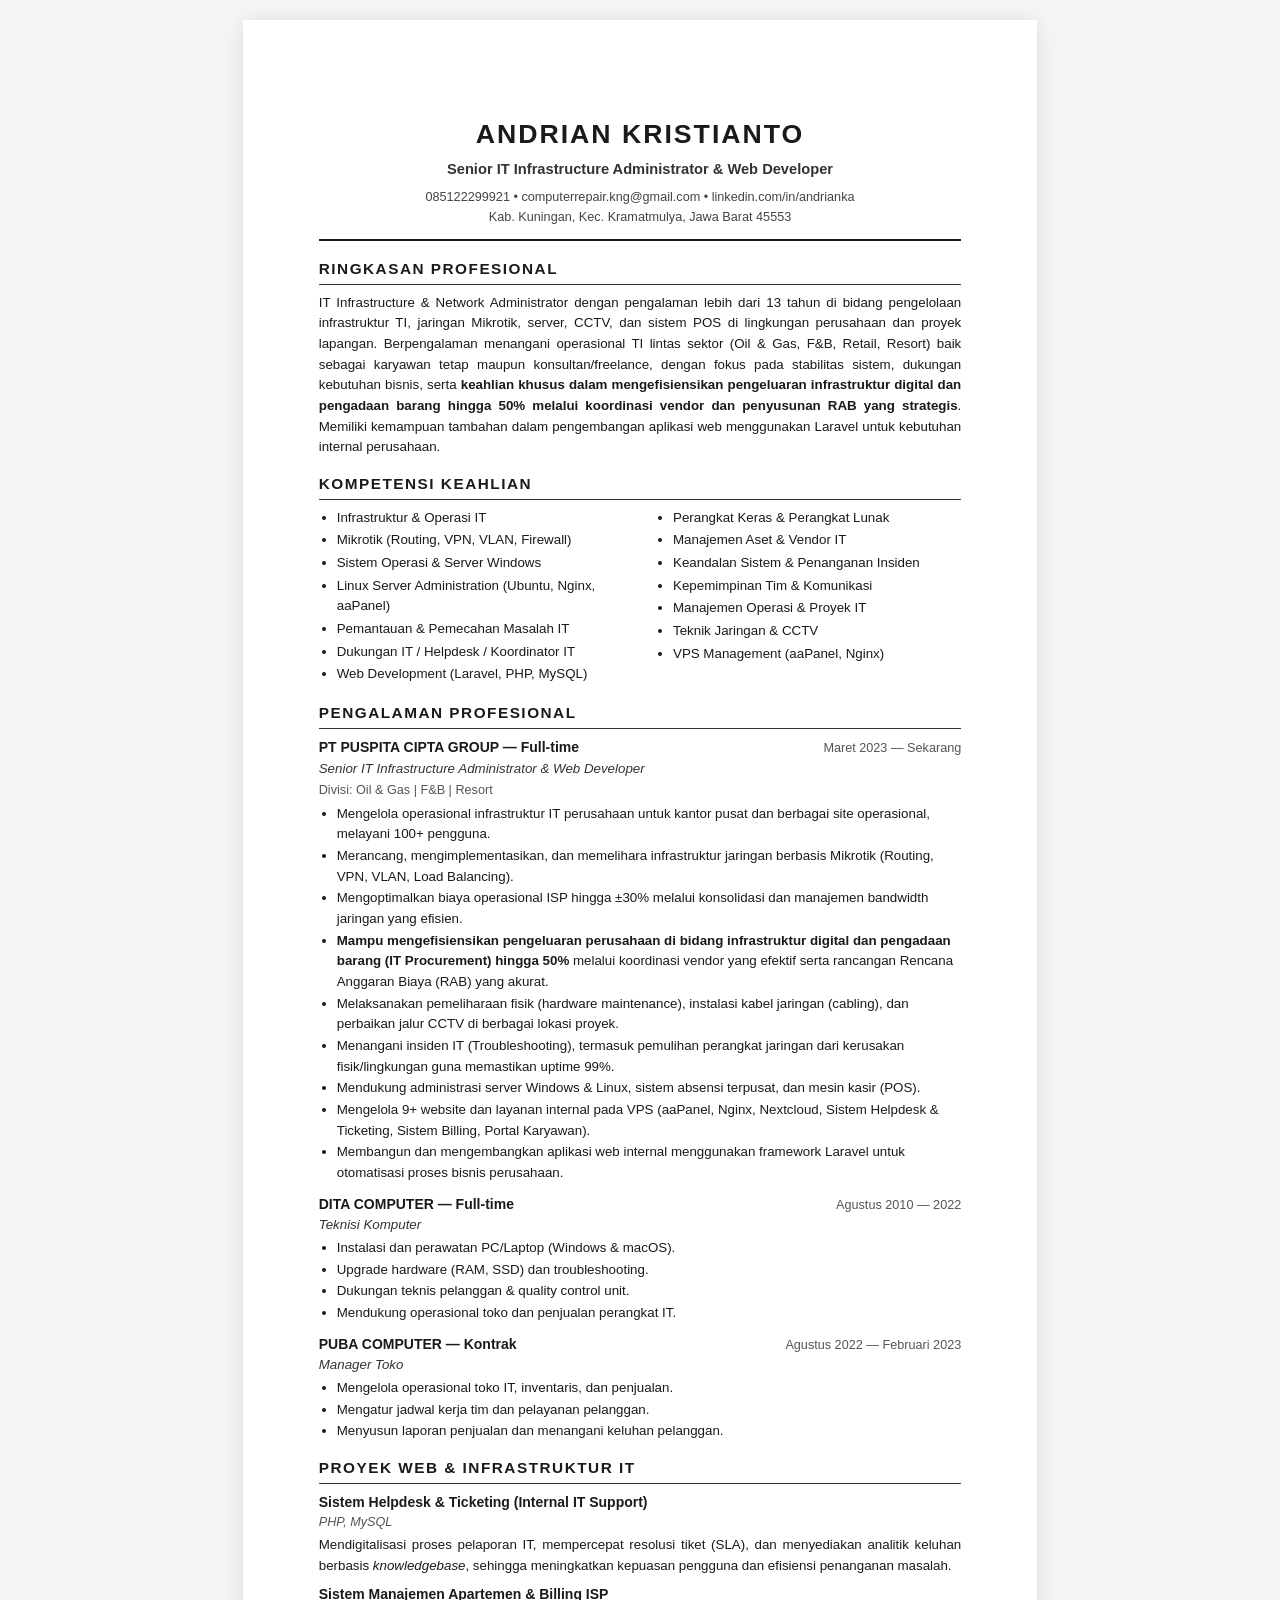
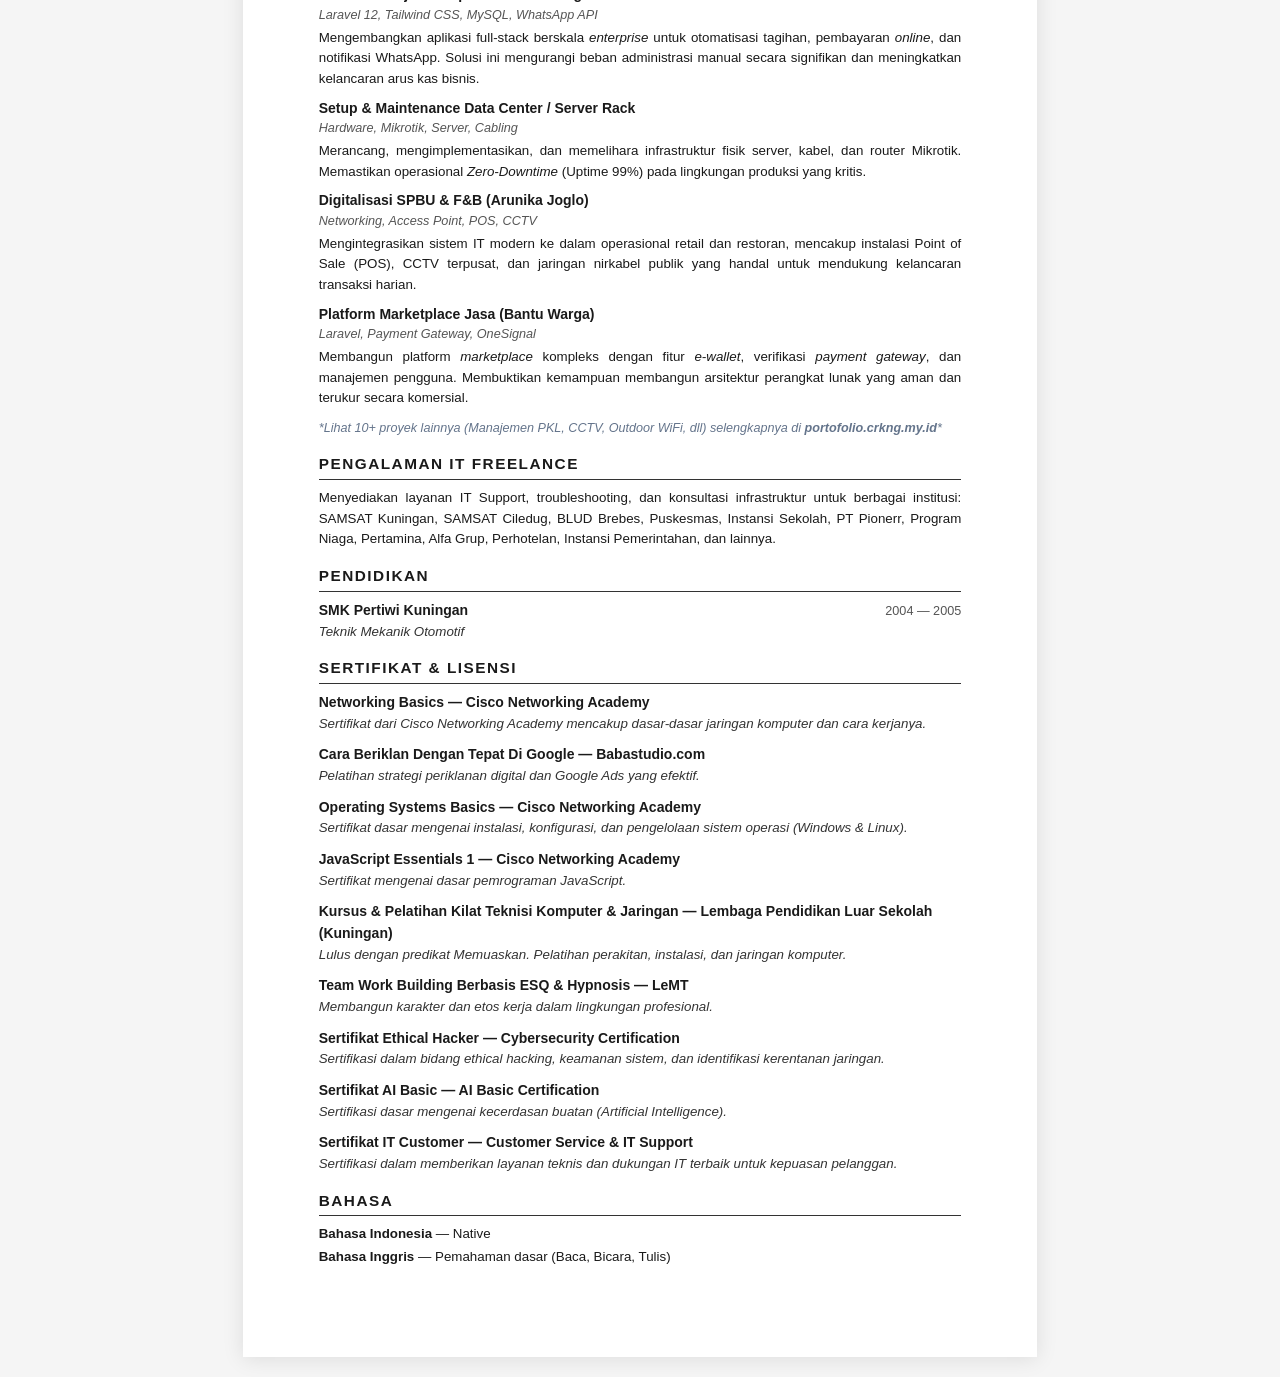
<file: cv-ats.html>
<!DOCTYPE html>
<html lang="id">
<head>
    <meta charset="UTF-8">
    <meta name="viewport" content="width=device-width, initial-scale=1.0">
    <title>CV — Andrian Kristianto | IT Infrastructure & Network Administrator</title>
    <meta name="description" content="CV profesional Andrian Kristianto — Administrator Senior Infrastruktur & Jaringan IT dengan pengalaman 13+ tahun.">
    <link rel="stylesheet" href="cv-ats.css">
</head>
<body>

    <div class="cv-page">

        <!-- HEADER -->
        <header class="cv-header">
            <h1>ANDRIAN KRISTIANTO</h1>
            <p class="cv-subtitle">Senior IT Infrastructure Administrator & Web Developer</p>
            <p class="cv-contact">
                085122299921 &bull; computerrepair.kng@gmail.com &bull; linkedin.com/in/andrianka<br>
                Kab. Kuningan, Kec. Kramatmulya, Jawa Barat 45553
            </p>
        </header>

        <!-- RINGKASAN PROFESIONAL -->
        <section class="cv-section">
            <h2>RINGKASAN PROFESIONAL</h2>
            <p>
                IT Infrastructure & Network Administrator dengan pengalaman lebih dari 13 tahun di bidang pengelolaan 
                infrastruktur TI, jaringan Mikrotik, server, CCTV, dan sistem POS di lingkungan perusahaan dan proyek lapangan. 
                Berpengalaman menangani operasional TI lintas sektor (Oil & Gas, F&B, Retail, Resort) baik sebagai karyawan 
                tetap maupun konsultan/freelance, dengan fokus pada stabilitas sistem, dukungan kebutuhan bisnis, serta <strong>keahlian khusus dalam mengefisiensikan pengeluaran infrastruktur digital dan pengadaan barang hingga 50% melalui koordinasi vendor dan penyusunan RAB yang strategis</strong>. Memiliki kemampuan tambahan dalam pengembangan aplikasi web menggunakan Laravel untuk kebutuhan internal perusahaan.
            </p>
        </section>

        <!-- KOMPETENSI KEAHLIAN -->
        <section class="cv-section">
            <h2>KOMPETENSI KEAHLIAN</h2>
            <div class="cv-skills-grid">
                <ul>
                    <li>Infrastruktur & Operasi IT</li>
                    <li>Mikrotik (Routing, VPN, VLAN, Firewall)</li>
                    <li>Sistem Operasi & Server Windows</li>
                    <li>Linux Server Administration (Ubuntu, Nginx, aaPanel)</li>
                    <li>Pemantauan & Pemecahan Masalah IT</li>
                    <li>Dukungan IT / Helpdesk / Koordinator IT</li>
                    <li>Web Development (Laravel, PHP, MySQL)</li>
                </ul>
                <ul>
                    <li>Perangkat Keras & Perangkat Lunak</li>
                    <li>Manajemen Aset & Vendor IT</li>
                    <li>Keandalan Sistem & Penanganan Insiden</li>
                    <li>Kepemimpinan Tim & Komunikasi</li>
                    <li>Manajemen Operasi & Proyek IT</li>
                    <li>Teknik Jaringan & CCTV</li>
                    <li>VPS Management (aaPanel, Nginx)</li>
                </ul>
            </div>
        </section>

        <!-- PENGALAMAN PROFESIONAL -->
        <section class="cv-section">
            <h2>PENGALAMAN PROFESIONAL</h2>

            <div class="cv-job">
                <div class="cv-job-header">
                    <h3>PT PUSPITA CIPTA GROUP — Full-time</h3>
                    <span class="cv-date">Maret 2023 — Sekarang</span>
                </div>
                <p class="cv-job-title">Senior IT Infrastructure Administrator & Web Developer</p>
                <p class="cv-job-division">Divisi: Oil & Gas | F&B | Resort</p>
                <ul>
                    <li>Mengelola operasional infrastruktur IT perusahaan untuk kantor pusat dan berbagai site operasional, melayani 100+ pengguna.</li>
                    <li>Merancang, mengimplementasikan, dan memelihara infrastruktur jaringan berbasis Mikrotik (Routing, VPN, VLAN, Load Balancing).</li>
                    <li>Mengoptimalkan biaya operasional ISP hingga ±30% melalui konsolidasi dan manajemen bandwidth jaringan yang efisien.</li>
                    <li><strong>Mampu mengefisiensikan pengeluaran perusahaan di bidang infrastruktur digital dan pengadaan barang (IT Procurement) hingga 50%</strong> melalui koordinasi vendor yang efektif serta rancangan Rencana Anggaran Biaya (RAB) yang akurat.</li>
                    <li>Melaksanakan pemeliharaan fisik (hardware maintenance), instalasi kabel jaringan (cabling), dan perbaikan jalur CCTV di berbagai lokasi proyek.</li>
                    <li>Menangani insiden IT (Troubleshooting), termasuk pemulihan perangkat jaringan dari kerusakan fisik/lingkungan guna memastikan uptime 99%.</li>
                    <li>Mendukung administrasi server Windows & Linux, sistem absensi terpusat, dan mesin kasir (POS).</li>
                    <li>Mengelola 9+ website dan layanan internal pada VPS (aaPanel, Nginx, Nextcloud, Sistem Helpdesk & Ticketing, Sistem Billing, Portal Karyawan).</li>
                    <li>Membangun dan mengembangkan aplikasi web internal menggunakan framework Laravel untuk otomatisasi proses bisnis perusahaan.</li>
                </ul>
            </div>

            <div class="cv-job">
                <div class="cv-job-header">
                    <h3>DITA COMPUTER — Full-time</h3>
                    <span class="cv-date">Agustus 2010 — 2022</span>
                </div>
                <p class="cv-job-title">Teknisi Komputer</p>
                <ul>
                    <li>Instalasi dan perawatan PC/Laptop (Windows & macOS).</li>
                    <li>Upgrade hardware (RAM, SSD) dan troubleshooting.</li>
                    <li>Dukungan teknis pelanggan & quality control unit.</li>
                    <li>Mendukung operasional toko dan penjualan perangkat IT.</li>
                </ul>
            </div>

            <div class="cv-job">
                <div class="cv-job-header">
                    <h3>PUBA COMPUTER — Kontrak</h3>
                    <span class="cv-date">Agustus 2022 — Februari 2023</span>
                </div>
                <p class="cv-job-title">Manager Toko</p>
                <ul>
                    <li>Mengelola operasional toko IT, inventaris, dan penjualan.</li>
                    <li>Mengatur jadwal kerja tim dan pelayanan pelanggan.</li>
                    <li>Menyusun laporan penjualan dan menangani keluhan pelanggan.</li>
                </ul>
            </div>

            <!-- Riwayat pekerjaan non-IT / operator pabrik telah dihilangkan untuk fokus pada karir IT -->
        </section>

        <!-- PROYEK WEB & INFRASTRUKTUR IT -->
        <section class="cv-section">
            <h2>PROYEK WEB & INFRASTRUKTUR IT</h2>

            <div class="cv-project">
                <h3>Sistem Helpdesk & Ticketing (Internal IT Support)</h3>
                <p class="cv-tech">PHP, MySQL</p>
                <p>Mendigitalisasi proses pelaporan IT, mempercepat resolusi tiket (SLA), dan menyediakan analitik keluhan berbasis <i>knowledgebase</i>, sehingga meningkatkan kepuasan pengguna dan efisiensi penanganan masalah.</p>
            </div>

            <div class="cv-project">
                <h3>Sistem Manajemen Apartemen & Billing ISP</h3>
                <p class="cv-tech">Laravel 12, Tailwind CSS, MySQL, WhatsApp API</p>
                <p>Mengembangkan aplikasi full-stack berskala <i>enterprise</i> untuk otomatisasi tagihan, pembayaran <i>online</i>, dan notifikasi WhatsApp. Solusi ini mengurangi beban administrasi manual secara signifikan dan meningkatkan kelancaran arus kas bisnis.</p>
            </div>

            <div class="cv-project">
                <h3>Setup & Maintenance Data Center / Server Rack</h3>
                <p class="cv-tech">Hardware, Mikrotik, Server, Cabling</p>
                <p>Merancang, mengimplementasikan, dan memelihara infrastruktur fisik server, kabel, dan router Mikrotik. Memastikan operasional <i>Zero-Downtime</i> (Uptime 99%) pada lingkungan produksi yang kritis.</p>
            </div>

            <div class="cv-project">
                <h3>Digitalisasi SPBU & F&B (Arunika Joglo)</h3>
                <p class="cv-tech">Networking, Access Point, POS, CCTV</p>
                <p>Mengintegrasikan sistem IT modern ke dalam operasional retail dan restoran, mencakup instalasi Point of Sale (POS), CCTV terpusat, dan jaringan nirkabel publik yang handal untuk mendukung kelancaran transaksi harian.</p>
            </div>

            <div class="cv-project">
                <h3>Platform Marketplace Jasa (Bantu Warga)</h3>
                <p class="cv-tech">Laravel, Payment Gateway, OneSignal</p>
                <p>Membangun platform <i>marketplace</i> kompleks dengan fitur <i>e-wallet</i>, verifikasi <i>payment gateway</i>, dan manajemen pengguna. Membuktikan kemampuan membangun arsitektur perangkat lunak yang aman dan terukur secara komersial.</p>
            </div>

            <p style="font-size: 0.9em; margin-top: 10px; font-style: italic; color: #64748b;">
                *Lihat 10+ proyek lainnya (Manajemen PKL, CCTV, Outdoor WiFi, dll) selengkapnya di <strong>portofolio.crkng.my.id</strong>*
            </p>
        </section>

        <!-- IT FREELANCE -->
        <section class="cv-section">
            <h2>PENGALAMAN IT FREELANCE</h2>
            <p>
                Menyediakan layanan IT Support, troubleshooting, dan konsultasi infrastruktur untuk berbagai institusi:
                SAMSAT Kuningan, SAMSAT Ciledug, BLUD Brebes, Puskesmas, Instansi Sekolah, PT Pionerr, 
                Program Niaga, Pertamina, Alfa Grup, Perhotelan, Instansi Pemerintahan, dan lainnya.
            </p>
        </section>

        <!-- PENDIDIKAN -->
        <section class="cv-section">
            <h2>PENDIDIKAN</h2>
            <div class="cv-job">
                <div class="cv-job-header">
                    <h3>SMK Pertiwi Kuningan</h3>
                    <span class="cv-date">2004 — 2005</span>
                </div>
                <p class="cv-job-title">Teknik Mekanik Otomotif</p>
            </div>
        </section>

        <!-- SERTIFIKAT & LISENSI -->
        <section class="cv-section">
            <h2>SERTIFIKAT & LISENSI</h2>

            <div class="cv-job">
                <div class="cv-job-header">
                    <h3>Networking Basics — Cisco Networking Academy</h3>
                </div>
                <p class="cv-job-title">Sertifikat dari Cisco Networking Academy mencakup dasar-dasar jaringan komputer dan cara kerjanya.</p>
            </div>

            <div class="cv-job">
                <div class="cv-job-header">
                    <h3>Cara Beriklan Dengan Tepat Di Google — Babastudio.com</h3>
                </div>
                <p class="cv-job-title">Pelatihan strategi periklanan digital dan Google Ads yang efektif.</p>
            </div>

            <div class="cv-job">
                <div class="cv-job-header">
                    <h3>Operating Systems Basics — Cisco Networking Academy</h3>
                </div>
                <p class="cv-job-title">Sertifikat dasar mengenai instalasi, konfigurasi, dan pengelolaan sistem operasi (Windows & Linux).</p>
            </div>

            <div class="cv-job">
                <div class="cv-job-header">
                    <h3>JavaScript Essentials 1 — Cisco Networking Academy</h3>
                </div>
                <p class="cv-job-title">Sertifikat mengenai dasar pemrograman JavaScript.</p>
            </div>

            <div class="cv-job">
                <div class="cv-job-header">
                    <h3>Kursus & Pelatihan Kilat Teknisi Komputer & Jaringan — Lembaga Pendidikan Luar Sekolah (Kuningan)</h3>
                </div>
                <p class="cv-job-title">Lulus dengan predikat Memuaskan. Pelatihan perakitan, instalasi, dan jaringan komputer.</p>
            </div>

            <div class="cv-job">
                <div class="cv-job-header">
                    <h3>Team Work Building Berbasis ESQ & Hypnosis — LeMT</h3>
                </div>
                <p class="cv-job-title">Membangun karakter dan etos kerja dalam lingkungan profesional.</p>
            </div>

            <div class="cv-job">
                <div class="cv-job-header">
                    <h3>Sertifikat Ethical Hacker — Cybersecurity Certification</h3>
                </div>
                <p class="cv-job-title">Sertifikasi dalam bidang ethical hacking, keamanan sistem, dan identifikasi kerentanan jaringan.</p>
            </div>

            <div class="cv-job">
                <div class="cv-job-header">
                    <h3>Sertifikat AI Basic — AI Basic Certification</h3>
                </div>
                <p class="cv-job-title">Sertifikasi dasar mengenai kecerdasan buatan (Artificial Intelligence).</p>
            </div>

            <div class="cv-job">
                <div class="cv-job-header">
                    <h3>Sertifikat IT Customer — Customer Service & IT Support</h3>
                </div>
                <p class="cv-job-title">Sertifikasi dalam memberikan layanan teknis dan dukungan IT terbaik untuk kepuasan pelanggan.</p>
            </div>
        </section>

        <!-- PENDIDIKAN (Dummy Dihapus) -->
        <!-- BAHASA -->
        <section class="cv-section">
            <h2>BAHASA</h2>
            <ul class="cv-lang">
                <li><strong>Bahasa Indonesia</strong> — Native</li>
                <li><strong>Bahasa Inggris</strong> — Pemahaman dasar (Baca, Bicara, Tulis)</li>
            </ul>
        </section>

    </div>

    <!-- Google Translate Element (Hidden) -->
    <div id="google_translate_element" style="display: none;"></div>
    <script type="text/javascript">
        function googleTranslateElementInit() {
            new google.translate.TranslateElement({pageLanguage: 'id', autoDisplay: false}, 'google_translate_element');
        }
    </script>
    <script type="text/javascript" src="https://translate.google.com/translate_a/element.js?cb=googleTranslateElementInit"></script>
    <script>
        // Otomatis membuka print preview untuk diunduh sebagai PDF
        window.addEventListener('load', function() {
            setTimeout(function() {
                window.print();
            }, 500);
        });
    </script>
</body>
</html>
</file>
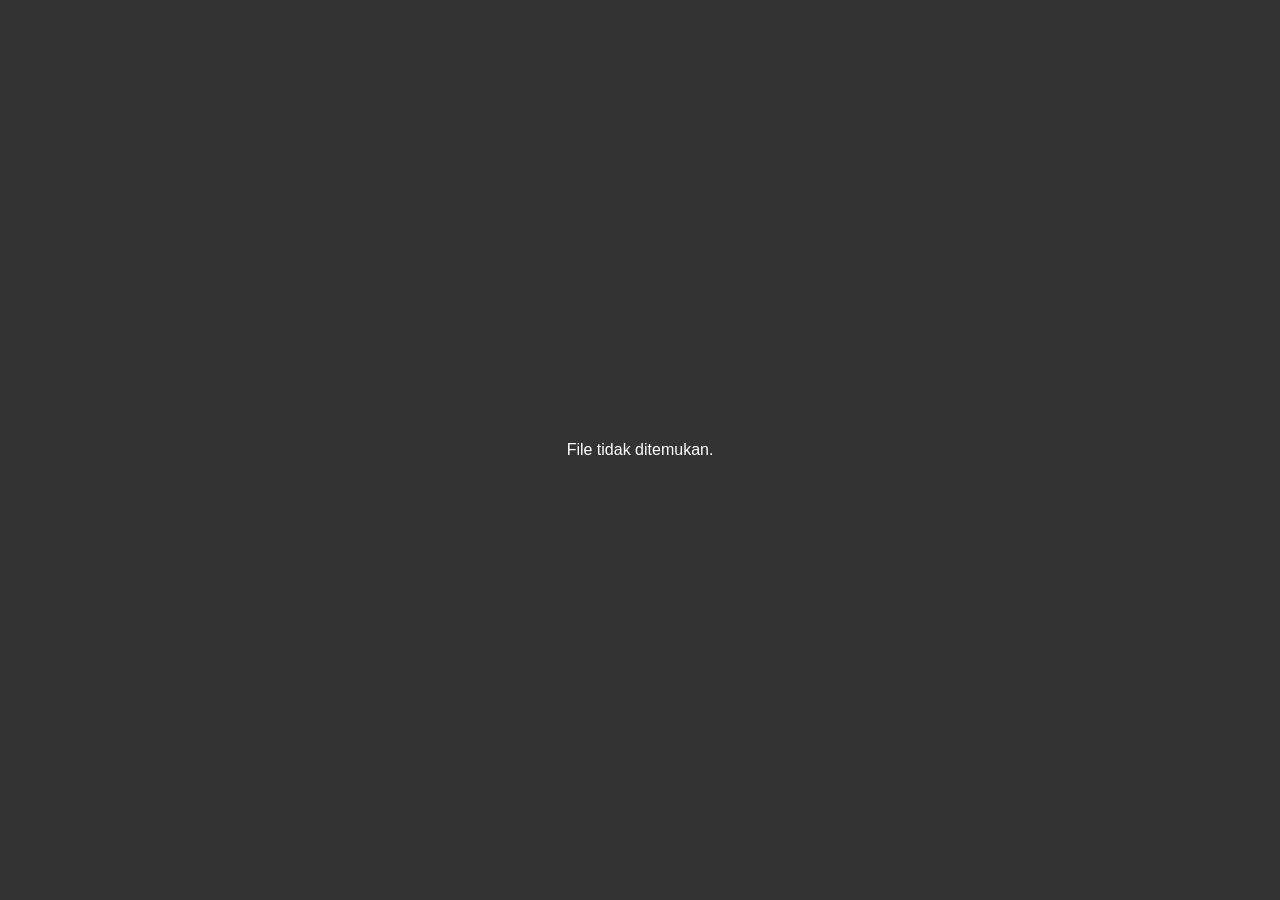
<file: preview.html>
<!DOCTYPE html>
<html lang="id">
<head>
    <meta charset="UTF-8">
    <meta name="viewport" content="width=device-width, initial-scale=1.0">
    <title>Preview Sertifikat</title>
    <style>
        body, html {
            margin: 0;
            padding: 0;
            height: 100%;
            overflow: hidden;
            background-color: #333;
        }
        iframe {
            width: 100%;
            height: 100%;
            border: none;
            display: block;
        }
        .loading {
            position: absolute;
            top: 50%;
            left: 50%;
            transform: translate(-50%, -50%);
            color: white;
            font-family: sans-serif;
            text-align: center;
        }
    </style>
</head>
<body>
    <div id="loading" class="loading">Memuat Sertifikat...</div>
    <iframe id="pdf-frame"></iframe>

    <script>
        const urlParams = new URLSearchParams(window.location.search);
        const file = urlParams.get('file');

        if (file) {
            fetch(file)
                .then(response => {
                    if (!response.ok) throw new Error('Network response was not ok');
                    return response.blob();
                })
                .then(blob => {
                    // Create an object URL from the blob. IDM cannot intercept this.
                    const blobUrl = URL.createObjectURL(blob);
                    document.getElementById('pdf-frame').src = blobUrl;
                    document.getElementById('loading').style.display = 'none';
                })
                .catch(error => {
                    console.error('Error fetching PDF:', error);
                    document.getElementById('loading').innerText = 'Gagal memuat sertifikat.';
                });
        } else {
            document.getElementById('loading').innerText = 'File tidak ditemukan.';
        }
    </script>
</body>
</html>
</file>
<file: style.css>
/* ============================================
   PORTFOLIO — Andrian Kristianto
   Clean Professional Design — Monochrome
   ============================================ */

@import url('https://fonts.googleapis.com/css2?family=Inter:wght@300;400;500;600;700&family=JetBrains+Mono:wght@400;500&display=swap');

:root {
    --white: #ffffff;
    --bg: #fafafa;
    --surface: #ffffff;
    --border: #e5e5e5;
    --border-light: #f0f0f0;
    --text: #1a1a1a;
    --text-secondary: #555555;
    --text-muted: #888888;
    --accent: #111111;
    --accent-light: #333333;
    --tag-bg: #f5f5f5;
    --font: 'Inter', -apple-system, BlinkMacSystemFont, 'Segoe UI', sans-serif;
    --mono: 'JetBrains Mono', monospace;
}

*, *::before, *::after {
    margin: 0;
    padding: 0;
    box-sizing: border-box;
}

html {
    scroll-behavior: smooth;
    scroll-padding-top: 72px;
}

body {
    font-family: var(--font);
    background: var(--white);
    color: var(--text);
    line-height: 1.7;
    -webkit-font-smoothing: antialiased;
}

a {
    color: var(--text);
    text-decoration: none;
}

img {
    max-width: 100%;
    display: block;
}

ul { list-style: none; }

.container {
    max-width: 1080px;
    margin: 0 auto;
    padding: 0 24px;
}

/* ============================================
   NAVBAR
   ============================================ */
.navbar {
    position: fixed;
    top: 0; left: 0;
    width: 100%;
    z-index: 100;
    background: rgba(255,255,255,0.95);
    backdrop-filter: blur(8px);
    border-bottom: 1px solid var(--border);
    transition: box-shadow 0.3s;
}

.navbar.scrolled {
    box-shadow: 0 1px 12px rgba(0,0,0,0.06);
}

.navbar .container {
    display: flex;
    align-items: center;
    justify-content: space-between;
    height: 64px;
}

.nav-logo {
    font-size: 1rem;
    font-weight: 700;
    letter-spacing: -0.3px;
    color: var(--text);
}

.nav-logo span {
    font-weight: 400;
    color: var(--text-muted);
}

.nav-menu {
    display: flex;
    align-items: center;
    gap: 28px;
}

.nav-menu a {
    font-size: 0.82rem;
    font-weight: 500;
    color: var(--text-secondary);
    letter-spacing: 0.2px;
    transition: color 0.2s;
}

.nav-menu a:hover,
.nav-menu a.active {
    color: var(--text);
}

/* --- LANGUAGE DROPDOWN --- */
.lang-dropdown {
    position: relative;
    display: inline-block;
    margin: 0 10px;
}

.lang-dropbtn {
    display: inline-flex;
    align-items: center;
    background: var(--tag-bg);
    border: 1px solid var(--border);
    border-radius: 6px;
    color: var(--text);
    padding: 8px 16px;
    font-size: 0.8rem;
    font-weight: 600;
    cursor: pointer;
    transition: all 0.2s;
    font-family: inherit;
}

.lang-dropbtn:hover {
    background: #ebebeb;
    border-color: #d1d1d1;
    color: var(--accent);
}

/* Hide Google Translate Default UI and Banner */
.skiptranslate iframe,
.goog-te-banner-frame {
    display: none !important;
}
body {
    top: 0px !important;
}
.goog-text-highlight {
    background-color: transparent !important;
    box-shadow: none !important;
}

.lang-dropdown-content {
    display: none;
    position: absolute;
    background-color: var(--white);
    min-width: 120px;
    box-shadow: 0px 8px 16px 0px rgba(0,0,0,0.1);
    z-index: 101;
    border-radius: 6px;
    overflow: hidden;
    top: 100%;
    margin-top: 5px;
    right: 0;
    border: 1px solid var(--border);
}

.lang-dropdown-content.show {
    display: block;
}

.lang-dropdown-content a {
    color: var(--text-secondary);
    padding: 8px 12px;
    text-decoration: none;
    display: block;
    font-size: 0.75rem;
    font-weight: 500;
    transition: background 0.2s, color 0.2s;
}

.lang-dropdown-content a:hover,
.lang-dropdown-content a.active {
    background-color: var(--tag-bg);
    color: var(--accent);
}

.nav-menu a.btn-cv {
    display: inline-flex;
    align-items: center;
    gap: 6px;
    padding: 8px 20px;
    background: var(--accent);
    color: var(--white);
    font-size: 0.8rem;
    font-weight: 600;
    border-radius: 6px;
    transition: background 0.2s;
}

.nav-menu a.btn-cv:hover {
    background: var(--accent-light);
    color: var(--white);
}

.nav-toggle {
    display: none;
    flex-direction: column;
    gap: 5px;
    cursor: pointer;
    padding: 4px;
}

.nav-toggle span {
    width: 20px;
    height: 1.5px;
    background: var(--text);
    transition: all 0.2s;
}

.nav-toggle.active span:nth-child(1) { transform: rotate(45deg) translate(4.5px, 4.5px); }
.nav-toggle.active span:nth-child(2) { opacity: 0; }
.nav-toggle.active span:nth-child(3) { transform: rotate(-45deg) translate(4.5px, -4.5px); }

/* ============================================
   HERO
   ============================================ */
.hero {
    padding: 140px 0 80px;
    border-bottom: 1px solid var(--border);
}

.hero-inner {
    display: flex;
    align-items: center;
    gap: 60px;
}

.hero-photo {
    flex-shrink: 0;
}

.hero-photo img {
    width: 160px;
    height: 160px;
    border-radius: 50%;
    object-fit: cover;
    border: 3px solid var(--border);
}

.hero-info h1 {
    font-size: 2rem;
    font-weight: 700;
    letter-spacing: -0.5px;
    line-height: 1.2;
    margin-bottom: 6px;
}

.hero-title {
    font-size: 1rem;
    color: var(--text-secondary);
    font-weight: 400;
    margin-bottom: 16px;
}

.hero-desc {
    font-size: 0.92rem;
    color: var(--text-secondary);
    line-height: 1.7;
    max-width: 560px;
    margin-bottom: 24px;
}

.hero-meta {
    display: flex;
    flex-wrap: wrap;
    gap: 20px;
    font-size: 0.82rem;
    color: var(--text-muted);
}

.hero-meta span {
    display: flex;
    align-items: center;
    gap: 6px;
}

.hero-meta svg {
    width: 14px;
    height: 14px;
    stroke: var(--text-muted);
    fill: none;
    stroke-width: 2;
}

/* ============================================
   SECTIONS
   ============================================ */
.section {
    padding: 72px 0;
    border-bottom: 1px solid var(--border);
}

.section:last-of-type {
    border-bottom: none;
}

.section-label {
    font-size: 0.7rem;
    font-weight: 600;
    text-transform: uppercase;
    letter-spacing: 2px;
    color: var(--text-muted);
    margin-bottom: 8px;
}

.section-title {
    font-size: 1.4rem;
    font-weight: 700;
    letter-spacing: -0.3px;
    margin-bottom: 32px;
}

/* ============================================
   ABOUT — Two Column
   ============================================ */
.about-grid {
    display: grid;
    grid-template-columns: 1fr 1fr;
    gap: 48px;
}

.about-text p {
    font-size: 0.92rem;
    color: var(--text-secondary);
    line-height: 1.8;
    margin-bottom: 16px;
    text-align: justify;
}

.about-stats {
    display: grid;
    grid-template-columns: 1fr 1fr;
    gap: 16px;
    margin-top: 24px;
}

.stat-item {
    padding: 20px;
    background: var(--bg);
    border: 1px solid var(--border);
    border-radius: 8px;
}

.stat-number {
    font-size: 1.6rem;
    font-weight: 700;
    color: var(--text);
    line-height: 1;
    margin-bottom: 4px;
}

.stat-label {
    font-size: 0.75rem;
    color: var(--text-muted);
    text-transform: uppercase;
    letter-spacing: 0.5px;
}

/* Server panel */
.server-panel {
    background: var(--bg);
    border: 1px solid var(--border);
    border-radius: 8px;
    overflow: hidden;
}

.server-panel-header {
    padding: 16px 20px;
    border-bottom: 1px solid var(--border);
    display: flex;
    align-items: center;
    gap: 10px;
    font-size: 0.82rem;
    font-weight: 600;
}

.server-panel-header .dot-green {
    width: 8px; height: 8px;
    background: #22c55e;
    border-radius: 50%;
}

.server-item {
    display: flex;
    align-items: center;
    justify-content: space-between;
    padding: 12px 20px;
    border-bottom: 1px solid var(--border-light);
    font-size: 0.82rem;
}

.server-item:last-child { border-bottom: none; }

.server-item .name {
    font-weight: 500;
    color: var(--text);
    font-family: var(--mono);
    font-size: 0.78rem;
}

.server-item .status {
    color: #22c55e;
    font-size: 0.72rem;
    font-weight: 600;
    text-transform: uppercase;
    letter-spacing: 0.5px;
}

/* ============================================
   SKILLS
   ============================================ */
.skills-grid {
    display: grid;
    grid-template-columns: repeat(3, 1fr);
    gap: 1px;
    background: var(--border);
    border: 1px solid var(--border);
    border-radius: 8px;
    overflow: hidden;
}

.skill-item {
    background: var(--white);
    padding: 28px 24px;
}

.skill-item h3 {
    font-size: 0.88rem;
    font-weight: 600;
    margin-bottom: 8px;
}

.skill-item p {
    font-size: 0.8rem;
    color: var(--text-secondary);
    line-height: 1.6;
    margin-bottom: 12px;
}

.tags {
    display: flex;
    flex-wrap: wrap;
    gap: 3px;
}

.tag {
    padding: 2px 6px;
    background: var(--tag-bg);
    border: 1px solid var(--border);
    border-radius: 3px;
    font-size: 0.62rem;
    font-family: var(--mono);
    color: var(--text-secondary);
}

/* ============================================
   EXPERIENCE
   ============================================ */
.exp-list {
    max-width: 720px;
}

.exp-item {
    display: grid;
    grid-template-columns: 180px 1fr;
    gap: 32px;
    padding: 28px 0;
    border-bottom: 1px solid var(--border-light);
}

.exp-item:first-child { padding-top: 0; }
.exp-item:last-child { border-bottom: none; }

.exp-date {
    font-size: 0.78rem;
    font-family: var(--mono);
    color: var(--text-muted);
    padding-top: 2px;
}

.exp-content h3 {
    font-size: 0.95rem;
    font-weight: 600;
    margin-bottom: 2px;
}

.exp-company {
    font-size: 0.82rem;
    color: var(--text-muted);
    margin-bottom: 8px;
}

.exp-content p {
    font-size: 0.85rem;
    color: var(--text-secondary);
    line-height: 1.7;
}

/* ============================================
   PORTFOLIO / PROJECTS
   ============================================ */
.project-list {
    display: grid;
    grid-template-columns: repeat(2, 1fr);
    gap: 20px;
}

.project-card {
    display: grid;
    grid-template-columns: 120px 1fr;
    gap: 20px;
    padding: 20px;
    background: var(--bg);
    border: 1px solid var(--border);
    border-radius: 8px;
    transition: box-shadow 0.3s;
    align-items: start;
}

.project-card:hover {
    box-shadow: 0 4px 20px rgba(0,0,0,0.06);
}

.project-image {
    border-radius: 6px;
    overflow: hidden;
    border: 1px solid var(--border);
}

.project-image img,
.cert-badge img {
    width: 100%;
    height: 100%;
    object-fit: cover;
    cursor: pointer;
    transition: transform 0.3s;
}

.project-image img:hover,
.cert-badge img:hover {
    transform: scale(1.05);
}

.project-content {
    display: flex;
    flex-direction: column;
    justify-content: flex-start;
}

.project-type {
    font-size: 0.65rem;
    font-weight: 600;
    text-transform: uppercase;
    letter-spacing: 1.5px;
    color: var(--text-muted);
    margin-bottom: 4px;
}

.project-content h3 {
    font-size: 0.95rem;
    font-weight: 700;
    margin-bottom: 6px;
}

.project-content > p {
    font-size: 0.78rem;
    color: var(--text-secondary);
    line-height: 1.5;
    margin-bottom: 12px;
}

.project-features {
    margin-bottom: 12px;
    display: flex;
    flex-direction: column;
    gap: 2px;
}

.project-features li {
    font-size: 0.72rem;
    color: var(--text-secondary);
    padding-left: 12px;
    position: relative;
    line-height: 1.4;
}

.project-features li::before {
    content: '—';
    position: absolute;
    left: 0;
    color: var(--text-muted);
}

/* ============================================
   SERTIFIKAT / CERTIFICATES
   ============================================ */
.cert-grid {
    display: grid;
    grid-template-columns: repeat(2, 1fr);
    gap: 20px;
}

.cert-card {
    display: flex;
    gap: 20px;
    padding: 24px;
    background: var(--bg);
    border: 1px solid var(--border);
    border-radius: 8px;
    transition: box-shadow 0.3s, transform 0.3s;
}

.cert-card:hover {
    box-shadow: 0 4px 20px rgba(0,0,0,0.06);
    transform: translateY(-2px);
}

.cert-badge {
    flex-shrink: 0;
    width: 60px;
    height: 60px;
    max-width: 60px;
    max-height: 60px;
    border-radius: 10px;
    overflow: hidden;
    border: 1px solid var(--border);
    background: var(--white);
    display: flex;
    align-items: center;
    justify-content: center;
}

.cert-badge img {
    width: 100%;
    height: 100%;
    max-width: 100%;
    max-height: 100%;
    object-fit: contain;
}

.cert-badge-icon {
    background: var(--tag-bg);
    color: var(--text-muted);
}

.cert-badge-icon svg {
    width: 28px;
    height: 28px;
}

.cert-badge-google {
    background: #f0f4ff;
    color: #4285f4;
}

.cert-info {
    display: flex;
    flex-direction: column;
    min-width: 0;
}

.cert-issuer {
    font-size: 0.68rem;
    font-weight: 600;
    text-transform: uppercase;
    letter-spacing: 1.5px;
    color: var(--text-muted);
    margin-bottom: 4px;
}

.cert-info h3 {
    font-size: 0.95rem;
    font-weight: 600;
    margin-bottom: 6px;
    line-height: 1.3;
}

.cert-desc {
    font-size: 0.8rem;
    color: var(--text-secondary);
    line-height: 1.6;
    margin-bottom: 10px;
}

.cert-link {
    display: inline-flex;
    align-items: center;
    gap: 6px;
    font-size: 0.78rem;
    font-weight: 600;
    color: var(--text);
    padding: 6px 12px;
    border: 1px solid var(--border);
    border-radius: 4px;
    background: var(--white);
    transition: all 0.2s;
    width: fit-content;
    margin-top: 6px;
}

.cert-link:hover {
    border-color: var(--text);
    background: var(--tag-bg);
}

.cert-link svg {
    flex-shrink: 0;
}

/* ============================================
   CONTACT
   ============================================ */
.contact-grid {
    display: grid;
    grid-template-columns: 1fr 1fr;
    gap: 48px;
}

.contact-text p {
    font-size: 0.92rem;
    color: var(--text-secondary);
    line-height: 1.8;
    margin-bottom: 28px;
}

.contact-list {
    display: flex;
    flex-direction: column;
    gap: 16px;
}

.contact-row {
    display: flex;
    align-items: flex-start;
    gap: 14px;
}

.contact-row .label {
    font-size: 0.72rem;
    font-weight: 600;
    text-transform: uppercase;
    letter-spacing: 1px;
    color: var(--text-muted);
    width: 110px;
    flex-shrink: 0;
    padding-top: 2px;
    display: flex;
    align-items: center;
    gap: 8px;
}

.contact-row .value {
    font-size: 0.9rem;
    color: var(--text);
    font-weight: 500;
}

.contact-row .value small {
    display: block;
    font-size: 0.78rem;
    color: var(--text-muted);
    font-weight: 400;
}

.contact-actions {
    display: flex;
    flex-direction: column;
    gap: 12px;
    justify-content: center;
}

.btn-block {
    display: flex;
    align-items: center;
    justify-content: center;
    gap: 8px;
    padding: 14px 24px;
    border: 1px solid var(--border);
    border-radius: 6px;
    font-size: 0.85rem;
    font-weight: 600;
    color: var(--text);
    background: var(--white);
    transition: all 0.2s;
    cursor: pointer;
    text-decoration: none;
}

.btn-block:hover {
    border-color: var(--text);
    background: var(--bg);
}

.btn-block.primary {
    background: var(--accent);
    color: var(--white);
    border-color: var(--accent);
}

/* ============================================
   IMAGE MODAL
   ============================================ */
.img-modal {
    display: none;
    position: fixed;
    z-index: 1000;
    padding-top: 60px;
    left: 0;
    top: 0;
    width: 100%;
    height: 100%;
    overflow: auto;
    background-color: rgba(0, 0, 0, 0.85);
    backdrop-filter: blur(5px);
    opacity: 0;
    transition: opacity 0.3s ease;
}

.img-modal.show {
    display: block;
    opacity: 1;
}

.img-modal-content {
    margin: auto;
    display: block;
    max-width: 90%;
    max-height: 85vh;
    border-radius: 8px;
    box-shadow: 0 10px 30px rgba(0,0,0,0.5);
    transform: scale(0.9);
    transition: transform 0.3s ease;
}

.img-modal.show .img-modal-content {
    transform: scale(1);
}

.img-modal-close {
    position: absolute;
    top: 20px;
    right: 35px;
    color: #f1f1f1;
    font-size: 40px;
    font-weight: bold;
    transition: 0.3s;
    cursor: pointer;
    z-index: 1001;
}

.img-modal-close:hover,
.img-modal-close:focus {
    color: #bbb;
    text-decoration: none;
    cursor: pointer;
}

.btn-block.primary:hover {
    background: var(--accent-light);
}

/* ============================================
   FOOTER
   ============================================ */
.footer {
    padding: 28px 0;
    text-align: center;
    font-size: 0.75rem;
    color: var(--text-muted);
    border-top: 1px solid var(--border);
}

/* ============================================
   REVEAL
   ============================================ */
.reveal {
    opacity: 0;
    transform: translateY(20px);
    transition: opacity 0.6s ease, transform 0.6s ease;
}

.reveal.visible {
    opacity: 1;
    transform: translateY(0);
}

/* ============================================
   RESPONSIVE
   ============================================ */
@media (max-width: 900px) {
    .hero-inner { flex-direction: column; text-align: center; gap: 28px; }
    .hero-desc { max-width: 100%; }
    .hero-meta { justify-content: center; }
    .about-grid { grid-template-columns: 1fr; }
    .skills-grid { grid-template-columns: 1fr 1fr; }
    .project-card { grid-template-columns: 1fr; }
    .project-image { max-height: 220px; }
    .cert-grid { grid-template-columns: 1fr; }
    .contact-grid { grid-template-columns: 1fr; }
    .exp-item { grid-template-columns: 1fr; gap: 4px; }
}

@media (max-width: 640px) {
    .nav-menu {
        position: fixed;
        top: 0; right: -100%;
        width: 260px;
        height: 100vh;
        background: var(--white);
        flex-direction: column;
        justify-content: center;
        gap: 24px;
        padding: 40px;
        transition: right 0.3s;
        border-left: 1px solid var(--border);
        z-index: 1001;
    }

    .nav-menu.active { right: 0; }
    .nav-toggle { display: flex; z-index: 1002; }
    .nav-menu a { font-size: 1rem; }

    .hero { padding: 120px 0 60px; }
    .hero-info h1 { font-size: 1.6rem; }
    .hero-photo img { width: 120px; height: 120px; }

    .skills-grid { grid-template-columns: 1fr; }
    .about-stats { grid-template-columns: 1fr; }

    .section { padding: 48px 0; }
    .section-title { font-size: 1.2rem; }
}
</file>
<file: cv-ats.css>
/* ============================================
   CV ATS — Print-Ready Stylesheet
   Clean, semantic, no graphics
   ============================================ */

* {
    margin: 0;
    padding: 0;
    box-sizing: border-box;
}

body {
    font-family: 'Segoe UI', 'Helvetica Neue', Arial, sans-serif;
    font-size: 10.5pt;
    line-height: 1.55;
    color: #1a1a1a;
    background: #f5f5f5;
}

.cv-page {
    max-width: 210mm;
    margin: 20px auto;
    padding: 25mm 20mm 20mm 20mm;
    background: #fff;
    box-shadow: 0 2px 20px rgba(0,0,0,.1);
}

/* --- LANGUAGE SWITCHER --- */
.lang-switcher {
    display: flex;
    justify-content: center;
    gap: 10px;
    margin-bottom: 20px;
}

.lang-btn {
    padding: 6px 15px;
    font-size: 9pt;
    font-weight: 600;
    color: #555;
    background: #eaeaea;
    border: 1px solid #ccc;
    border-radius: 4px;
    cursor: pointer;
    transition: all 0.2s ease;
}

.lang-btn:hover {
    background: #d4d4d4;
    color: #1a1a1a;
}

.lang-btn.active {
    background: #1a1a1a;
    color: #fff;
    border-color: #1a1a1a;
}

/* --- HEADER --- */
.cv-header {
    text-align: center;
    border-bottom: 2px solid #1a1a1a;
    padding-bottom: 12px;
    margin-bottom: 16px;
}

.cv-header h1 {
    font-size: 20pt;
    font-weight: 800;
    letter-spacing: 2px;
    margin-bottom: 2px;
}

.cv-subtitle {
    font-size: 11pt;
    font-weight: 600;
    color: #333;
    margin-bottom: 6px;
}

.cv-contact {
    font-size: 9.5pt;
    color: #444;
    line-height: 1.6;
}

/* --- SECTIONS --- */
.cv-section {
    margin-bottom: 14px;
}

.cv-section h2 {
    font-size: 11.5pt;
    font-weight: 700;
    text-transform: uppercase;
    letter-spacing: 1.5px;
    border-bottom: 1.5px solid #333;
    padding-bottom: 3px;
    margin-bottom: 8px;
    color: #1a1a1a;
}

.cv-section > p {
    text-align: justify;
    font-size: 10pt;
}

/* --- SKILLS GRID --- */
.cv-skills-grid {
    display: flex;
    gap: 30px;
}

.cv-skills-grid ul {
    flex: 1;
    list-style: disc;
    padding-left: 18px;
    font-size: 10pt;
}

.cv-skills-grid li {
    margin-bottom: 2px;
}

/* --- JOB ENTRIES --- */
.cv-job {
    margin-bottom: 10px;
}

.cv-job-header {
    display: flex;
    justify-content: space-between;
    align-items: baseline;
}

.cv-job-header h3 {
    font-size: 10.5pt;
    font-weight: 700;
}

.cv-date {
    font-size: 9.5pt;
    color: #555;
    white-space: nowrap;
}

.cv-job-title {
    font-style: italic;
    font-size: 10pt;
    color: #333;
    margin-bottom: 2px;
}

.cv-job-division {
    font-size: 9.5pt;
    color: #555;
    margin-bottom: 3px;
}

.cv-job ul {
    list-style: disc;
    padding-left: 18px;
    font-size: 10pt;
}

.cv-job li {
    margin-bottom: 1px;
}

/* --- PROJECTS --- */
.cv-project {
    margin-bottom: 8px;
}

.cv-project h3 {
    font-size: 10.5pt;
    font-weight: 700;
}

.cv-tech {
    font-size: 9.5pt;
    color: #555;
    font-style: italic;
    margin-bottom: 2px;
}

.cv-project > p:last-child {
    font-size: 10pt;
    text-align: justify;
}

/* --- LANGUAGE --- */
.cv-lang {
    list-style: none;
    font-size: 10pt;
}

.cv-lang li {
    margin-bottom: 2px;
}

/* ============================================
   PRINT STYLES
   ============================================ */
@media print {
    body {
        background: #fff;
        font-size: 9pt;
        line-height: 1.35;
    }

    .cv-page {
        max-width: none;
        margin: 0;
        padding: 0;
        box-shadow: none;
    }

    .no-print {
        display: none !important;
    }

    .cv-header {
        margin-bottom: 6px;
        padding-bottom: 4px;
    }

    .cv-header h1 {
        font-size: 15pt;
        margin-bottom: 0;
    }

    .cv-subtitle {
        margin-bottom: 2px;
    }

    .cv-section {
        margin-bottom: 8px;
    }

    .cv-section h2 {
        font-size: 10pt;
        margin-bottom: 2px;
        padding-bottom: 2px;
    }

    .cv-job, .cv-project {
        margin-bottom: 4px;
        page-break-inside: avoid;
    }
    
    .cv-job-header h3, .cv-project h3 {
        font-size: 9.5pt;
    }

    .cv-section h2 {
        page-break-after: avoid;
    }
}

@page {
    size: A4;
    margin: 5mm 8mm;
}
</file>
